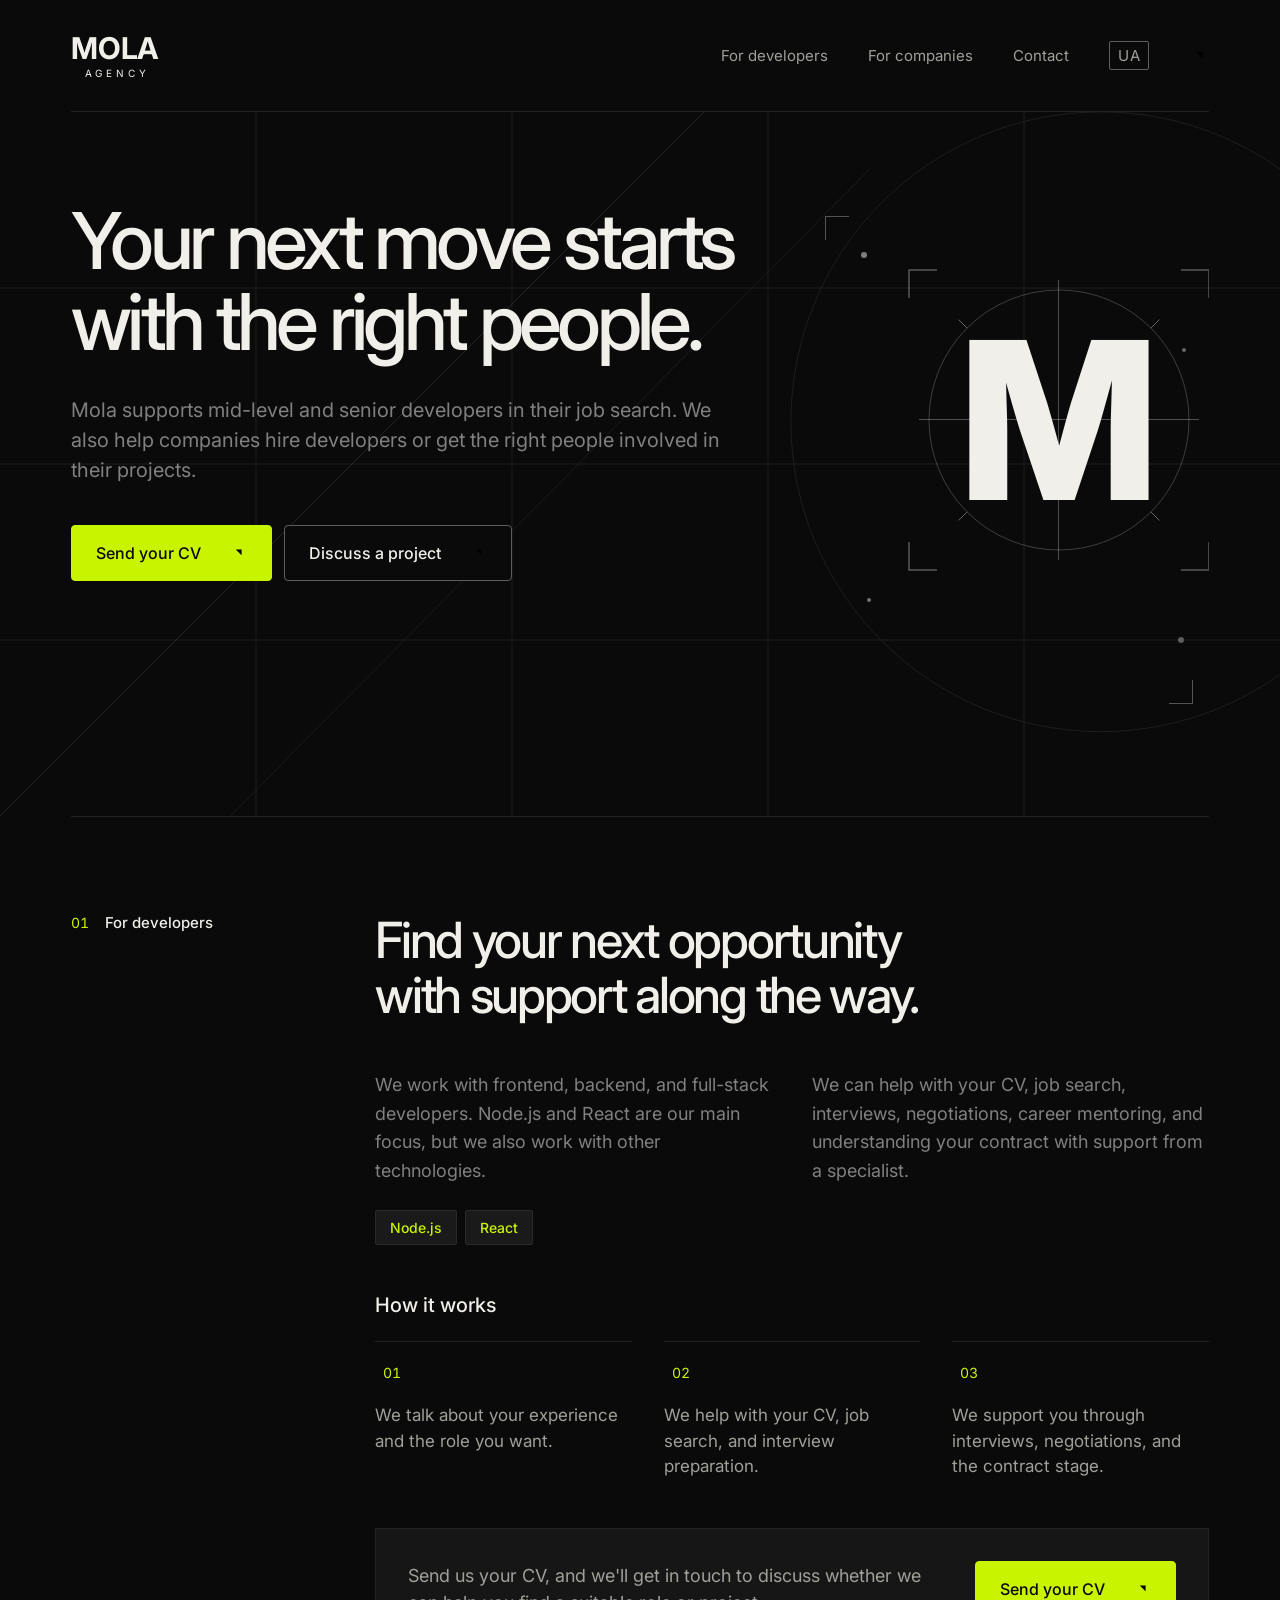
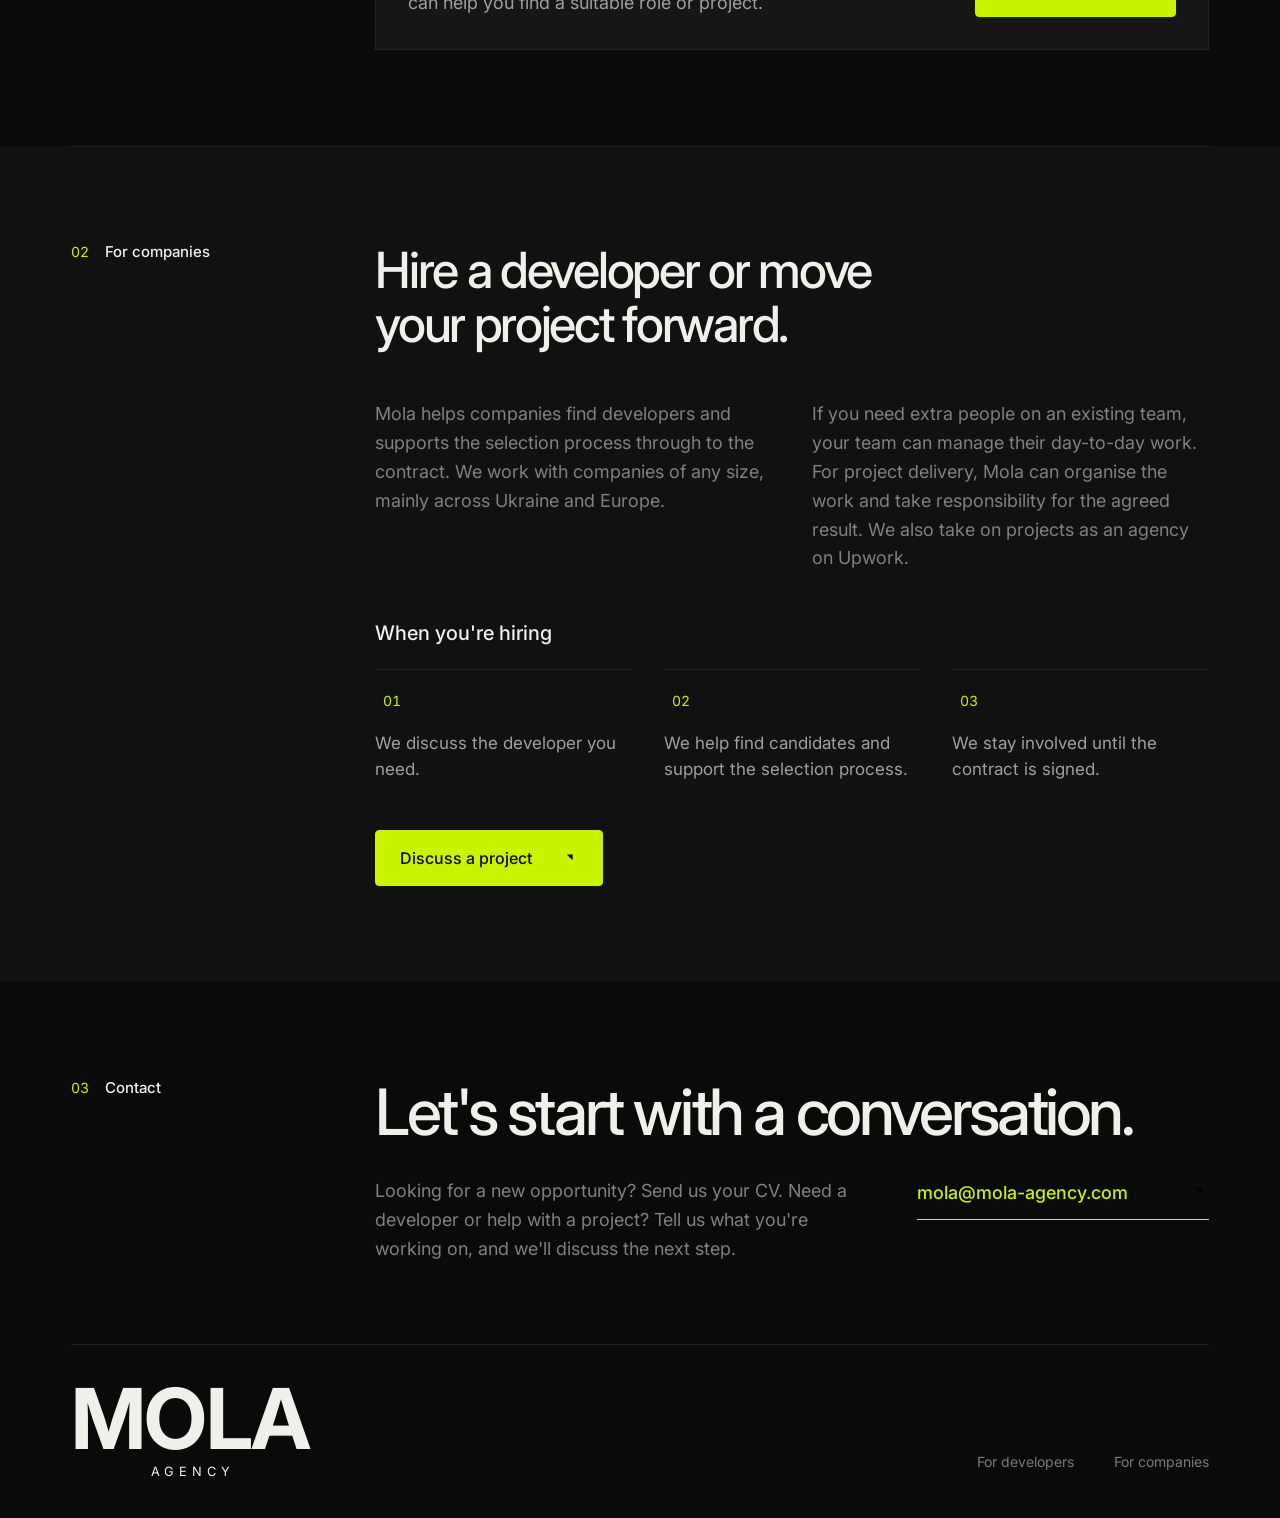
<file: index.html>
<!doctype html>
<html lang="en">
<head>
<meta charset="utf-8">
<meta name="viewport" content="width=device-width, initial-scale=1, viewport-fit=cover">
<title>Mola Agency — Recruiting for developers and companies</title>
<meta name="description" content="Mola supports mid-level and senior developers in their job search, and helps companies hire developers or staff their projects across Ukraine and Europe.">
<link rel="canonical" href="https://mola-agency.com/">
<link rel="alternate" hreflang="en" href="https://mola-agency.com/">
<link rel="alternate" hreflang="uk" href="https://mola-agency.com/uk/">
<link rel="alternate" hreflang="x-default" href="https://mola-agency.com/">
<meta property="og:type" content="website">
<meta property="og:site_name" content="Mola Agency">
<meta property="og:locale" content="en_US">
<meta property="og:locale:alternate" content="uk_UA">
<meta property="og:title" content="Mola Agency — Recruiting for developers and companies">
<meta property="og:description" content="Mola supports mid-level and senior developers in their job search, and helps companies hire developers or staff their projects across Ukraine and Europe.">
<meta property="og:url" content="https://mola-agency.com/">
<meta property="og:image" content="https://mola-agency.com/assets/logo.jpg">
<meta name="twitter:card" content="summary">
<meta name="twitter:title" content="Mola Agency — Recruiting for developers and companies">
<meta name="twitter:description" content="Mola supports mid-level and senior developers in their job search, and helps companies hire developers or staff their projects across Ukraine and Europe.">
<meta name="twitter:image" content="https://mola-agency.com/assets/logo.jpg">
<link rel="icon" type="image/jpeg" href="assets/logo.jpg">
<link rel="preconnect" href="https://fonts.googleapis.com">
<link rel="preconnect" href="https://fonts.gstatic.com" crossorigin>
<link rel="stylesheet" href="https://fonts.googleapis.com/css2?family=Inter:wght@400;500;700;800&display=swap">
<link rel="stylesheet" href="css/style.css">
</head>
<body style="margin:0">

<svg width="0" height="0" style="position:absolute" aria-hidden="true">
  <symbol id="arrow" viewBox="0 0 20 20"><path d="M6 14 14 6M7.5 6H14v6.5"/></symbol>
</svg>

<header class="band">
  <div class="wrap">
    <nav class="nav" data-reveal="0,10">
      <a href="#top" class="wordmark" aria-label="Mola Agency home"><span class="wordmark-main">Mola</span><span class="wordmark-sub">Agency</span></a>
      <div class="nav-links">
        <a href="#developers">For developers</a>
        <a href="#companies">For companies</a>
        <a href="#contact">Contact</a>
        <a class="lang-switch" href="uk/" hreflang="uk" lang="uk">UA</a>
        <svg class="arrow" width="20" height="20" aria-hidden="true"><use href="#arrow" stroke-width="1.5"/></svg>
      </div>
      <button class="nav-toggle" type="button" aria-expanded="false" aria-controls="mobile-menu" aria-label="Open menu" data-label-open="Open menu" data-label-close="Close menu">
        <svg width="22" height="22" viewBox="0 0 22 22" aria-hidden="true">
          <path d="M3 6h16M3 11h16M3 16h16"/>
        </svg>
      </button>
    </nav>
    <div class="mobile-menu" id="mobile-menu">
      <a href="#developers">For developers</a>
      <a href="#companies">For companies</a>
      <a href="#contact">Contact</a>
      <a href="uk/" hreflang="uk" lang="uk">Українською</a>
    </div>
  </div>
</header>

<main id="top">
  <section class="band">
    <div class="wrap intro">
      <svg class="hero-grid" aria-hidden="true" preserveAspectRatio="none">
        <line x1="20%" y1="0" x2="20%" y2="100%" stroke="#1e1e1e"/>
        <line x1="40%" y1="0" x2="40%" y2="100%" stroke="#1e1e1e"/>
        <line x1="60%" y1="0" x2="60%" y2="100%" stroke="#1e1e1e"/>
        <line x1="80%" y1="0" x2="80%" y2="100%" stroke="#1e1e1e"/>
        <line x1="0" y1="25%" x2="100%" y2="25%" stroke="#1e1e1e"/>
        <line x1="0" y1="50%" x2="100%" y2="50%" stroke="#1e1e1e"/>
        <line x1="0" y1="75%" x2="100%" y2="75%" stroke="#1e1e1e"/>
        <line x1="0%" y1="100%" x2="55%" y2="0%" stroke="#242424"/>
        <line x1="18%" y1="100%" x2="68%" y2="8%" stroke="#1a1a1a"/>
        <circle cx="86%" cy="44%" r="30%" fill="none" stroke="#1e1e1e"/>
      </svg>
      <div class="intro-copy">
        <h1 class="hero-title" data-reveal="0.12,24">Your next move starts with the right people.</h1>
        <p class="lede" data-reveal="0.28,16">Mola supports mid-level and senior developers in their job search. We also help companies hire developers or get the right people involved in their projects.</p>
        <div class="actions" data-reveal="0.42,12">
          <a class="btn" href="send-cv/">Send your CV
            <svg class="arrow" width="18" height="18" viewBox="0 0 20 20" aria-hidden="true"><use href="#arrow" stroke-width="1.8"/></svg></a>
          <a class="btn btn--ghost" href="discuss-project/">Discuss a project
            <svg class="arrow" width="18" height="18" viewBox="0 0 20 20" aria-hidden="true"><use href="#arrow" stroke-width="1.8"/></svg></a>
        </div>
      </div>

      <div class="editorial" data-reveal="0.2,16" aria-hidden="true">
        <svg viewBox="0 0 400 520" preserveAspectRatio="xMidYMid meet">
          <g fill="#555555">
            <rect x="16" y="16" width="24" height="1"/><rect x="16" y="16" width="1" height="24"/>
            <rect x="360" y="503" width="24" height="1"/><rect x="383" y="480" width="1" height="24"/>
          </g>
          <circle cx="55" cy="55" r="3" fill="#f0efe9" opacity=".5"/>
          <circle cx="375" cy="150" r="2" fill="#f0efe9" opacity=".4"/>
          <circle cx="60" cy="400" r="2" fill="#f0efe9" opacity=".45"/>
          <circle cx="372" cy="440" r="3" fill="#f0efe9" opacity=".35"/>
          <path d="M100,98 V70 H128" fill="none" stroke="#f0efe9" stroke-opacity=".35" stroke-width="1.5"/>
          <path d="M372,70 H400 V98" fill="none" stroke="#f0efe9" stroke-opacity=".35" stroke-width="1.5"/>
          <path d="M100,342 V370 H128" fill="none" stroke="#f0efe9" stroke-opacity=".35" stroke-width="1.5"/>
          <path d="M400,342 V370 H372" fill="none" stroke="#f0efe9" stroke-opacity=".35" stroke-width="1.5"/>
          <g class="scope-ring">
            <circle cx="250" cy="220" r="130" fill="none" stroke="#f0efe9" stroke-opacity=".22"/>
            <line x1="341.9" y1="128.1" x2="350.4" y2="119.6" stroke="#f0efe9" stroke-opacity=".4"/>
            <line x1="341.9" y1="311.9" x2="350.4" y2="320.4" stroke="#f0efe9" stroke-opacity=".4"/>
            <line x1="158.1" y1="311.9" x2="149.6" y2="320.4" stroke="#f0efe9" stroke-opacity=".4"/>
            <line x1="158.1" y1="128.1" x2="149.6" y2="119.6" stroke="#f0efe9" stroke-opacity=".4"/>
          </g>
          <rect x="110" y="219" width="280" height="1" fill="#f0efe9" opacity=".3"/>
          <rect x="249" y="80" width="1" height="280" fill="#f0efe9" opacity=".3"/>
          <text class="pulse" x="250" y="220" text-anchor="middle" dominant-baseline="central" font-family="Inter, system-ui, sans-serif" font-weight="800" font-size="220" fill="#f0efe9">M</text>
        </svg>
      </div>
    </div>
  </section>

  <section class="band" id="developers" data-group>
    <div class="wrap">
      <div class="rule"></div>
      <div class="offering">
        <div class="index" data-reveal="0.55,12"><span class="num">01</span><span class="label">For developers</span></div>
        <div class="content">
          <h2 class="section-title" data-reveal="0.65,20">Find your next opportunity with support along the way.</h2>
          <div class="columns" data-reveal="0.8,16">
            <div>
              <p class="body">We work with frontend, backend, and full-stack developers. Node.js and React are our main focus, but we also work with other technologies.</p>
              <div class="tags"><span class="tag">Node.js</span><span class="tag">React</span></div>
            </div>
            <div>
              <p class="body">We can help with your CV, job search, interviews, negotiations, career mentoring, and understanding your contract with support from a specialist.</p>
            </div>
          </div>
          <div class="process">
            <h3 data-reveal="0.95,12">How it works</h3>
            <div class="steps">
              <div class="step" data-reveal="1.05,18"><span class="num">01</span><p>We talk about your experience and the role you want.</p></div>
              <div class="step" data-reveal="1.19,18"><span class="num">02</span><p>We help with your CV, job search, and interview preparation.</p></div>
              <div class="step" data-reveal="1.33,18"><span class="num">03</span><p>We support you through interviews, negotiations, and the contract stage.</p></div>
            </div>
          </div>
          <div class="cv" data-reveal="1.5,12">
            <p>Send us your CV, and we'll get in touch to discuss whether we can help you find a suitable role or project.</p>
            <a class="btn" href="send-cv/">Send your CV
              <svg class="arrow" width="18" height="18" viewBox="0 0 20 20" aria-hidden="true"><use href="#arrow" stroke-width="1.8"/></svg></a>
          </div>
        </div>
      </div>
    </div>
  </section>

  <section class="band band--alt" id="companies" data-group>
    <div class="wrap">
      <div class="rule"></div>
      <div class="offering">
        <div class="index" data-reveal="1.55,12"><span class="num">02</span><span class="label">For companies</span></div>
        <div class="content">
          <h2 class="section-title" data-reveal="1.65,20">Hire a developer or move your project forward.</h2>
          <div class="columns" data-reveal="1.8,16">
            <div><p class="body">Mola helps companies find developers and supports the selection process through to the contract. We work with companies of any size, mainly across Ukraine and Europe.</p></div>
            <div><p class="body">If you need extra people on an existing team, your team can manage their day-to-day work. For project delivery, Mola can organise the work and take responsibility for the agreed result. We also take on projects as an agency on Upwork.</p></div>
          </div>
          <div class="process">
            <h3 data-reveal="1.95,12">When you're hiring</h3>
            <div class="steps">
              <div class="step" data-reveal="2.05,18"><span class="num">01</span><p>We discuss the developer you need.</p></div>
              <div class="step" data-reveal="2.19,18"><span class="num">02</span><p>We help find candidates and support the selection process.</p></div>
              <div class="step" data-reveal="2.33,18"><span class="num">03</span><p>We stay involved until the contract is signed.</p></div>
            </div>
          </div>
          <div data-reveal="2.5,12">
            <a class="btn" href="discuss-project/">Discuss a project
              <svg class="arrow" width="18" height="18" viewBox="0 0 20 20" aria-hidden="true"><use href="#arrow" stroke-width="1.8"/></svg></a>
          </div>
        </div>
      </div>
    </div>
  </section>

  <section class="band" id="contact" data-group>
    <div class="wrap contact">
      <div class="offering" style="padding:0">
        <div class="index" data-reveal="2.5,12"><span class="num">03</span><span class="label">Contact</span></div>
        <div class="content" style="gap:32px">
          <h2 class="contact-title" data-reveal="2.6,20">Let's start with a conversation.</h2>
          <div class="details" data-reveal="2.8,16">
            <p class="body">Looking for a new opportunity? Send us your CV. Need a developer or help with a project? Tell us what you're working on, and we'll discuss the next step.</p>
            <a class="contact-link" href="mailto:mola@mola-agency.com">mola@mola-agency.com
              <svg class="arrow" width="22" height="22" viewBox="0 0 20 20" aria-hidden="true"><use href="#arrow" stroke-width="1.4"/></svg></a>
          </div>
        </div>
      </div>
      <footer class="footer" data-reveal="3.05,12">
        <div class="rule"></div>
        <div class="footer-row">
          <a href="#top" class="wordmark" aria-label="Back to top"><span class="wordmark-main">Mola</span><span class="wordmark-sub">Agency</span></a>
          <div class="footer-links">
            <a href="#developers">For developers</a>
            <a href="#companies">For companies</a>
          </div>
        </div>
      </footer>
    </div>
  </section>
</main>

<script src="js/nav.js"></script>
<script src="js/main.js"></script>
</body>
</html>
</file>
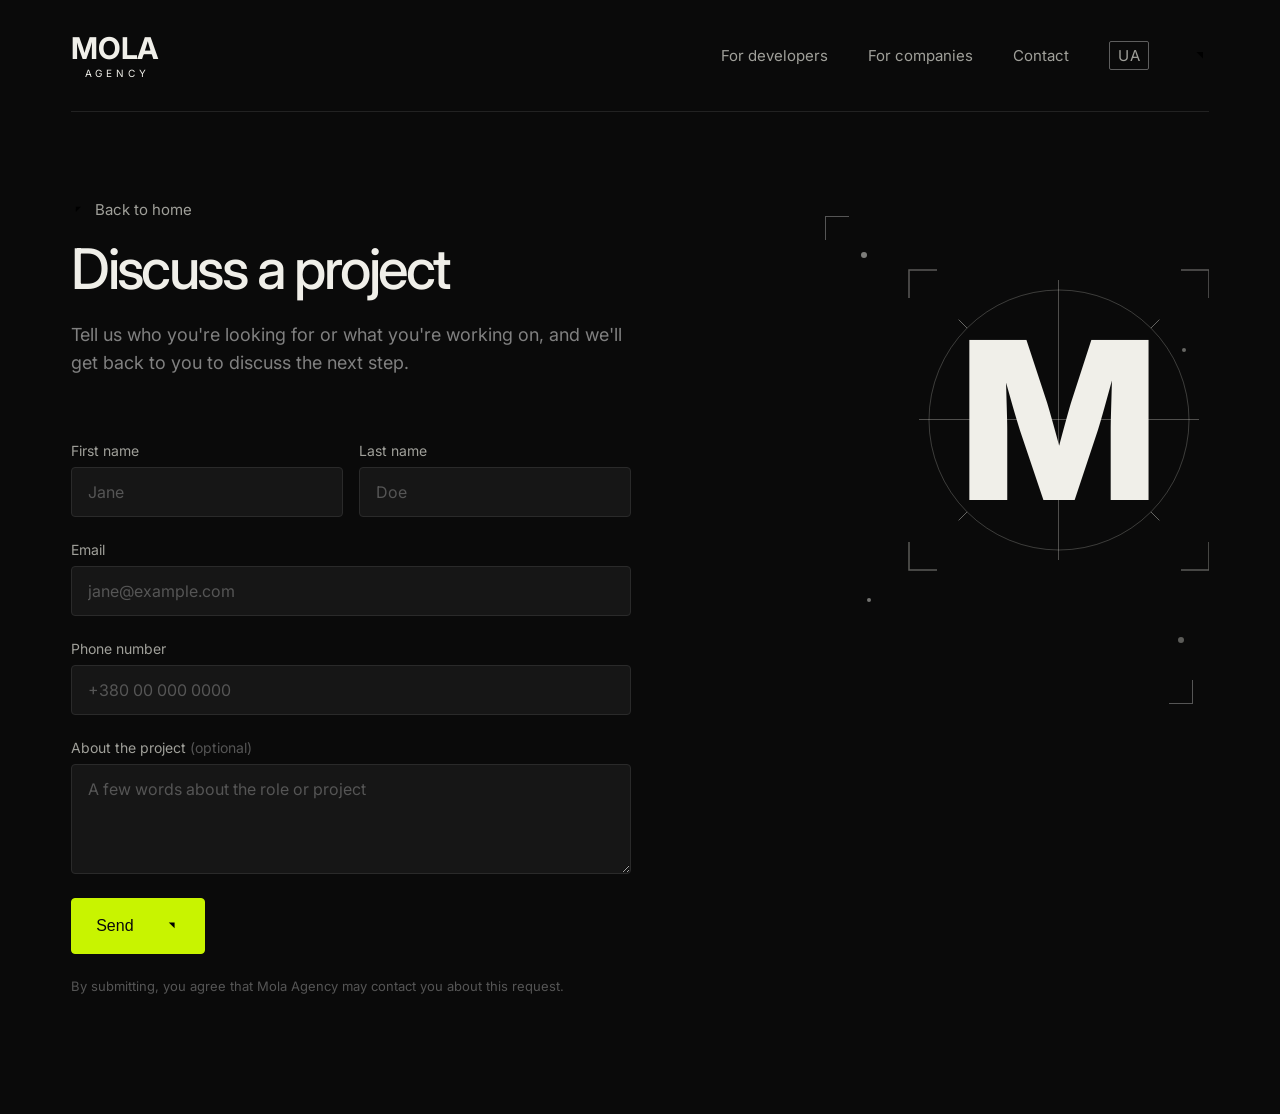
<file: discuss-project/index.html>
<!doctype html>
<html lang="en">
<head>
<meta charset="utf-8">
<meta name="viewport" content="width=device-width, initial-scale=1, viewport-fit=cover">
<title>Discuss a project — Mola Agency</title>
<meta name="description" content="Tell Mola Agency about the developer or project you need, and we'll get in touch to discuss the next step.">
<link rel="canonical" href="https://mola-agency.com/discuss-project/">
<link rel="alternate" hreflang="en" href="https://mola-agency.com/discuss-project/">
<link rel="alternate" hreflang="uk" href="https://mola-agency.com/uk/discuss-project/">
<link rel="alternate" hreflang="x-default" href="https://mola-agency.com/discuss-project/">
<meta name="robots" content="noindex">
<link rel="icon" type="image/jpeg" href="../assets/logo.jpg">
<link rel="preconnect" href="https://fonts.googleapis.com">
<link rel="preconnect" href="https://fonts.gstatic.com" crossorigin>
<link rel="stylesheet" href="https://fonts.googleapis.com/css2?family=Inter:wght@400;500;700;800&display=swap">
<link rel="stylesheet" href="../css/style.css">
</head>
<body style="margin:0">

<svg width="0" height="0" style="position:absolute" aria-hidden="true">
  <symbol id="arrow" viewBox="0 0 20 20"><path d="M6 14 14 6M7.5 6H14v6.5"/></symbol>
</svg>

<header class="band">
  <div class="wrap">
    <nav class="nav">
      <a href="../" class="wordmark" aria-label="Mola Agency home"><span class="wordmark-main">Mola</span><span class="wordmark-sub">Agency</span></a>
      <div class="nav-links">
        <a href="../#developers">For developers</a>
        <a href="../#companies">For companies</a>
        <a href="../#contact">Contact</a>
        <a class="lang-switch" href="../uk/discuss-project/" hreflang="uk" lang="uk">UA</a>
        <svg class="arrow" width="20" height="20" aria-hidden="true"><use href="#arrow" stroke-width="1.5"/></svg>
      </div>
      <button class="nav-toggle" type="button" aria-expanded="false" aria-controls="mobile-menu" aria-label="Open menu" data-label-open="Open menu" data-label-close="Close menu">
        <svg width="22" height="22" viewBox="0 0 22 22" aria-hidden="true">
          <path d="M3 6h16M3 11h16M3 16h16"/>
        </svg>
      </button>
    </nav>
    <div class="mobile-menu" id="mobile-menu">
      <a href="../#developers">For developers</a>
      <a href="../#companies">For companies</a>
      <a href="../#contact">Contact</a>
      <a href="../uk/discuss-project/" hreflang="uk" lang="uk">Українською</a>
    </div>
  </div>
</header>

<main>
  <section class="band">
    <div class="wrap form-layout">
      <div class="form-col">
      <div class="page-head">
        <a class="back-link" href="../">
          <svg class="arrow" width="16" height="16" viewBox="0 0 20 20" aria-hidden="true"><use href="#arrow" stroke-width="1.8"/></svg>
          Back to home
        </a>
        <h1 class="page-title">Discuss a project</h1>
        <p class="page-lede">Tell us who you're looking for or what you're working on, and we'll get back to you to discuss the next step.</p>
      </div>

      <div class="form-wrap">
        <form class="form" id="lead-form" action="https://formsubmit.co/mola@mola-agency.com" method="POST">
          <input type="hidden" name="_subject" value="New project inquiry — Mola Agency">
          <input type="hidden" name="_template" value="table">
          <input type="hidden" name="_next" value="https://mola-agency.com/discuss-project/?sent=1">
          <input type="hidden" name="source" value="discuss-project (en)">

          <div class="field-row">
            <div class="field">
              <label for="first_name">First name</label>
              <input type="text" id="first_name" name="first_name" placeholder="Jane" required>
            </div>
            <div class="field">
              <label for="last_name">Last name</label>
              <input type="text" id="last_name" name="last_name" placeholder="Doe" required>
            </div>
          </div>

          <div class="field">
            <label for="email">Email</label>
            <input type="email" id="email" name="email" placeholder="jane@example.com" required>
          </div>

          <div class="field">
            <label for="phone">Phone number</label>
            <input type="tel" id="phone" name="phone" placeholder="+380 00 000 0000" required>
          </div>

          <div class="field">
            <label for="message">About the project <span class="field-optional">(optional)</span></label>
            <textarea id="message" name="message" rows="4" placeholder="A few words about the role or project"></textarea>
          </div>

          <button class="btn form-submit" type="submit">Send
            <svg class="arrow" width="18" height="18" viewBox="0 0 20 20" aria-hidden="true"><use href="#arrow" stroke-width="1.8"/></svg></button>
          <p class="form-note">By submitting, you agree that Mola Agency may contact you about this request.</p>
        </form>

        <div class="form-success" id="form-success">
          <h2 class="section-title">Thanks — we've got it.</h2>
          <p class="body">We'll be in touch shortly to discuss the next step. In the meantime, feel free to head back to the homepage.</p>
          <a class="btn btn--ghost" href="../">Back to home
            <svg class="arrow" width="18" height="18" viewBox="0 0 20 20" aria-hidden="true"><use href="#arrow" stroke-width="1.8"/></svg></a>
        </div>
      </div>
      </div>

      <div class="editorial" aria-hidden="true">
        <svg viewBox="0 0 400 520" preserveAspectRatio="xMidYMid meet">
          <g fill="#555555">
            <rect x="16" y="16" width="24" height="1"/><rect x="16" y="16" width="1" height="24"/>
            <rect x="360" y="503" width="24" height="1"/><rect x="383" y="480" width="1" height="24"/>
          </g>
          <circle cx="55" cy="55" r="3" fill="#f0efe9" opacity=".5"/>
          <circle cx="375" cy="150" r="2" fill="#f0efe9" opacity=".4"/>
          <circle cx="60" cy="400" r="2" fill="#f0efe9" opacity=".45"/>
          <circle cx="372" cy="440" r="3" fill="#f0efe9" opacity=".35"/>
          <path d="M100,98 V70 H128" fill="none" stroke="#f0efe9" stroke-opacity=".35" stroke-width="1.5"/>
          <path d="M372,70 H400 V98" fill="none" stroke="#f0efe9" stroke-opacity=".35" stroke-width="1.5"/>
          <path d="M100,342 V370 H128" fill="none" stroke="#f0efe9" stroke-opacity=".35" stroke-width="1.5"/>
          <path d="M400,342 V370 H372" fill="none" stroke="#f0efe9" stroke-opacity=".35" stroke-width="1.5"/>
          <g class="scope-ring">
            <circle cx="250" cy="220" r="130" fill="none" stroke="#f0efe9" stroke-opacity=".22"/>
            <line x1="341.9" y1="128.1" x2="350.4" y2="119.6" stroke="#f0efe9" stroke-opacity=".4"/>
            <line x1="341.9" y1="311.9" x2="350.4" y2="320.4" stroke="#f0efe9" stroke-opacity=".4"/>
            <line x1="158.1" y1="311.9" x2="149.6" y2="320.4" stroke="#f0efe9" stroke-opacity=".4"/>
            <line x1="158.1" y1="128.1" x2="149.6" y2="119.6" stroke="#f0efe9" stroke-opacity=".4"/>
          </g>
          <rect x="110" y="219" width="280" height="1" fill="#f0efe9" opacity=".3"/>
          <rect x="249" y="80" width="1" height="280" fill="#f0efe9" opacity=".3"/>
          <text class="pulse" x="250" y="220" text-anchor="middle" dominant-baseline="central" font-family="Inter, system-ui, sans-serif" font-weight="800" font-size="220" fill="#f0efe9">M</text>
        </svg>
      </div>
    </div>
  </section>
</main>

<script src="../js/nav.js"></script>
<script src="../js/form.js"></script>
</body>
</html>
</file>
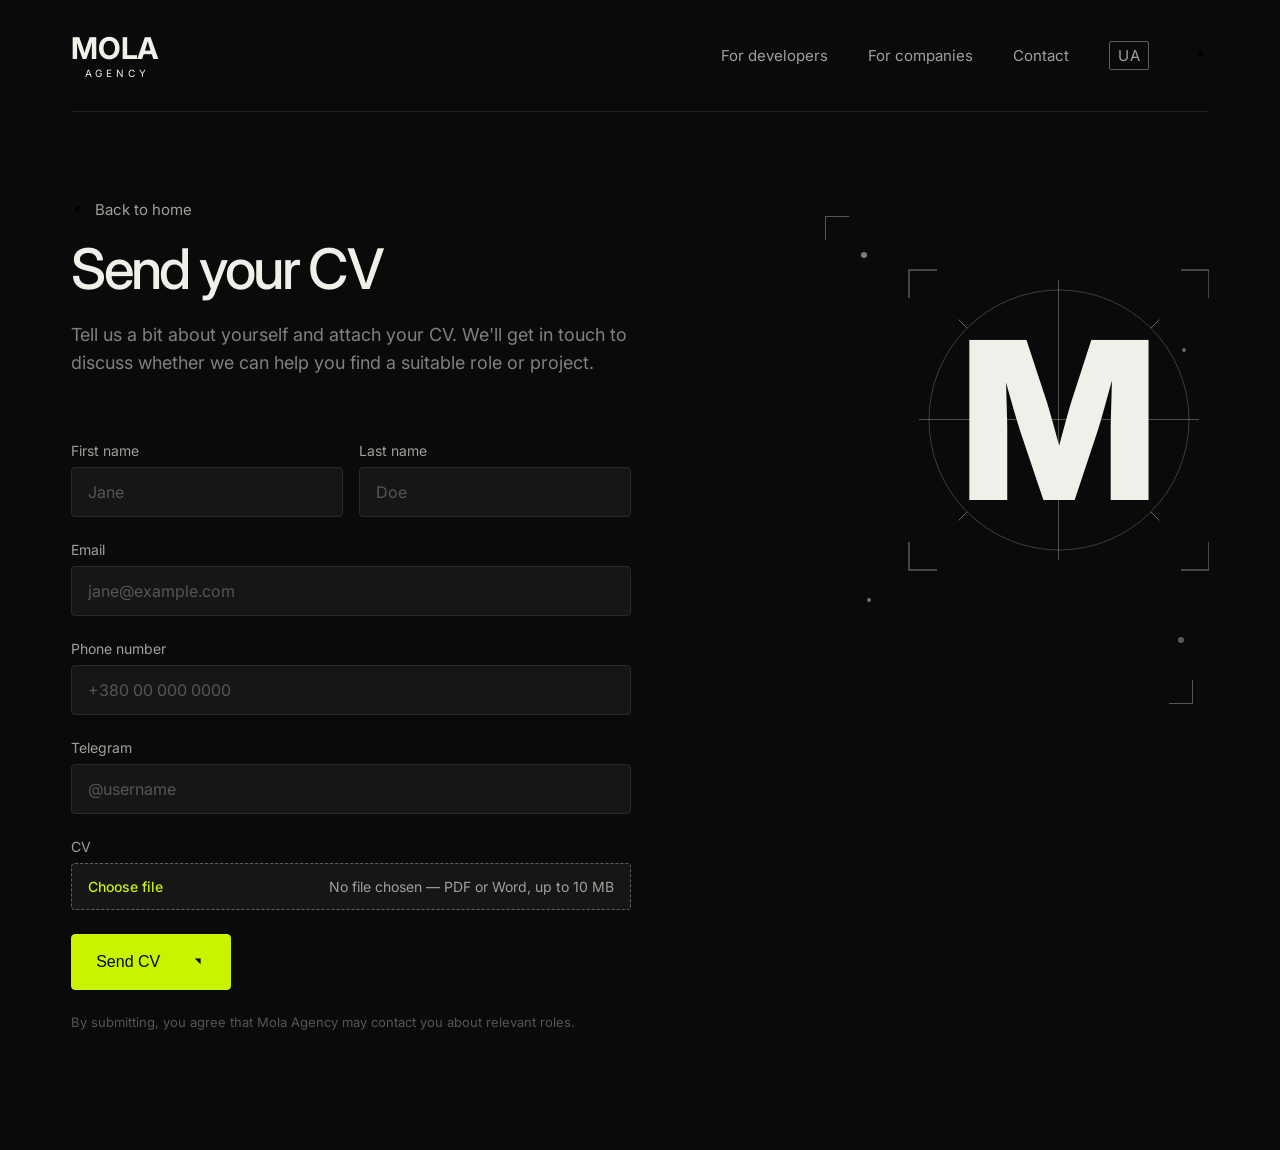
<file: send-cv/index.html>
<!doctype html>
<html lang="en">
<head>
<meta charset="utf-8">
<meta name="viewport" content="width=device-width, initial-scale=1, viewport-fit=cover">
<title>Send your CV — Mola Agency</title>
<meta name="description" content="Send your CV to Mola Agency and we'll get in touch to discuss roles and projects that fit your experience.">
<link rel="canonical" href="https://mola-agency.com/send-cv/">
<link rel="alternate" hreflang="en" href="https://mola-agency.com/send-cv/">
<link rel="alternate" hreflang="uk" href="https://mola-agency.com/uk/send-cv/">
<link rel="alternate" hreflang="x-default" href="https://mola-agency.com/send-cv/">
<meta name="robots" content="noindex">
<link rel="icon" type="image/jpeg" href="../assets/logo.jpg">
<link rel="preconnect" href="https://fonts.googleapis.com">
<link rel="preconnect" href="https://fonts.gstatic.com" crossorigin>
<link rel="stylesheet" href="https://fonts.googleapis.com/css2?family=Inter:wght@400;500;700;800&display=swap">
<link rel="stylesheet" href="../css/style.css">
</head>
<body style="margin:0">

<svg width="0" height="0" style="position:absolute" aria-hidden="true">
  <symbol id="arrow" viewBox="0 0 20 20"><path d="M6 14 14 6M7.5 6H14v6.5"/></symbol>
</svg>

<header class="band">
  <div class="wrap">
    <nav class="nav">
      <a href="../" class="wordmark" aria-label="Mola Agency home"><span class="wordmark-main">Mola</span><span class="wordmark-sub">Agency</span></a>
      <div class="nav-links">
        <a href="../#developers">For developers</a>
        <a href="../#companies">For companies</a>
        <a href="../#contact">Contact</a>
        <a class="lang-switch" href="../uk/send-cv/" hreflang="uk" lang="uk">UA</a>
        <svg class="arrow" width="20" height="20" aria-hidden="true"><use href="#arrow" stroke-width="1.5"/></svg>
      </div>
      <button class="nav-toggle" type="button" aria-expanded="false" aria-controls="mobile-menu" aria-label="Open menu" data-label-open="Open menu" data-label-close="Close menu">
        <svg width="22" height="22" viewBox="0 0 22 22" aria-hidden="true">
          <path d="M3 6h16M3 11h16M3 16h16"/>
        </svg>
      </button>
    </nav>
    <div class="mobile-menu" id="mobile-menu">
      <a href="../#developers">For developers</a>
      <a href="../#companies">For companies</a>
      <a href="../#contact">Contact</a>
      <a href="../uk/send-cv/" hreflang="uk" lang="uk">Українською</a>
    </div>
  </div>
</header>

<main>
  <section class="band">
    <div class="wrap form-layout">
      <div class="form-col">
      <div class="page-head">
        <a class="back-link" href="../">
          <svg class="arrow" width="16" height="16" viewBox="0 0 20 20" aria-hidden="true"><use href="#arrow" stroke-width="1.8"/></svg>
          Back to home
        </a>
        <h1 class="page-title">Send your CV</h1>
        <p class="page-lede">Tell us a bit about yourself and attach your CV. We'll get in touch to discuss whether we can help you find a suitable role or project.</p>
      </div>

      <div class="form-wrap">
        <form class="form" id="lead-form" action="https://formsubmit.co/mola@mola-agency.com" method="POST" enctype="multipart/form-data">
          <input type="hidden" name="_subject" value="New CV submission — Mola Agency">
          <input type="hidden" name="_template" value="table">
          <input type="hidden" name="_next" value="https://mola-agency.com/send-cv/?sent=1">
          <input type="hidden" name="source" value="send-cv (en)">

          <div class="field-row">
            <div class="field">
              <label for="first_name">First name</label>
              <input type="text" id="first_name" name="first_name" placeholder="Jane" required>
            </div>
            <div class="field">
              <label for="last_name">Last name</label>
              <input type="text" id="last_name" name="last_name" placeholder="Doe" required>
            </div>
          </div>

          <div class="field">
            <label for="email">Email</label>
            <input type="email" id="email" name="email" placeholder="jane@example.com" required>
          </div>

          <div class="field">
            <label for="phone">Phone number</label>
            <input type="tel" id="phone" name="phone" placeholder="+380 00 000 0000" required>
          </div>

          <div class="field">
            <label for="telegram">Telegram</label>
            <input type="text" id="telegram" name="telegram" placeholder="@username">
          </div>

          <div class="field">
            <label for="cv">CV</label>
            <label class="file-field" for="cv">
              <span>Choose file</span> No file chosen — PDF or Word, up to 10 MB
              <input type="file" id="cv" name="cv" accept=".pdf,.doc,.docx" required>
            </label>
          </div>

          <button class="btn form-submit" type="submit">Send CV
            <svg class="arrow" width="18" height="18" viewBox="0 0 20 20" aria-hidden="true"><use href="#arrow" stroke-width="1.8"/></svg></button>
          <p class="form-note">By submitting, you agree that Mola Agency may contact you about relevant roles.</p>
        </form>

        <div class="form-success" id="form-success">
          <h2 class="section-title">Thanks — we've got it.</h2>
          <p class="body">We'll review your CV and get back to you if there's a fit. In the meantime, feel free to head back to the homepage.</p>
          <a class="btn btn--ghost" href="../">Back to home
            <svg class="arrow" width="18" height="18" viewBox="0 0 20 20" aria-hidden="true"><use href="#arrow" stroke-width="1.8"/></svg></a>
        </div>
      </div>
      </div>

      <div class="editorial" aria-hidden="true">
        <svg viewBox="0 0 400 520" preserveAspectRatio="xMidYMid meet">
          <g fill="#555555">
            <rect x="16" y="16" width="24" height="1"/><rect x="16" y="16" width="1" height="24"/>
            <rect x="360" y="503" width="24" height="1"/><rect x="383" y="480" width="1" height="24"/>
          </g>
          <circle cx="55" cy="55" r="3" fill="#f0efe9" opacity=".5"/>
          <circle cx="375" cy="150" r="2" fill="#f0efe9" opacity=".4"/>
          <circle cx="60" cy="400" r="2" fill="#f0efe9" opacity=".45"/>
          <circle cx="372" cy="440" r="3" fill="#f0efe9" opacity=".35"/>
          <path d="M100,98 V70 H128" fill="none" stroke="#f0efe9" stroke-opacity=".35" stroke-width="1.5"/>
          <path d="M372,70 H400 V98" fill="none" stroke="#f0efe9" stroke-opacity=".35" stroke-width="1.5"/>
          <path d="M100,342 V370 H128" fill="none" stroke="#f0efe9" stroke-opacity=".35" stroke-width="1.5"/>
          <path d="M400,342 V370 H372" fill="none" stroke="#f0efe9" stroke-opacity=".35" stroke-width="1.5"/>
          <g class="scope-ring">
            <circle cx="250" cy="220" r="130" fill="none" stroke="#f0efe9" stroke-opacity=".22"/>
            <line x1="341.9" y1="128.1" x2="350.4" y2="119.6" stroke="#f0efe9" stroke-opacity=".4"/>
            <line x1="341.9" y1="311.9" x2="350.4" y2="320.4" stroke="#f0efe9" stroke-opacity=".4"/>
            <line x1="158.1" y1="311.9" x2="149.6" y2="320.4" stroke="#f0efe9" stroke-opacity=".4"/>
            <line x1="158.1" y1="128.1" x2="149.6" y2="119.6" stroke="#f0efe9" stroke-opacity=".4"/>
          </g>
          <rect x="110" y="219" width="280" height="1" fill="#f0efe9" opacity=".3"/>
          <rect x="249" y="80" width="1" height="280" fill="#f0efe9" opacity=".3"/>
          <text class="pulse" x="250" y="220" text-anchor="middle" dominant-baseline="central" font-family="Inter, system-ui, sans-serif" font-weight="800" font-size="220" fill="#f0efe9">M</text>
        </svg>
      </div>
    </div>
  </section>
</main>

<script src="../js/nav.js"></script>
<script src="../js/form.js"></script>
</body>
</html>
</file>
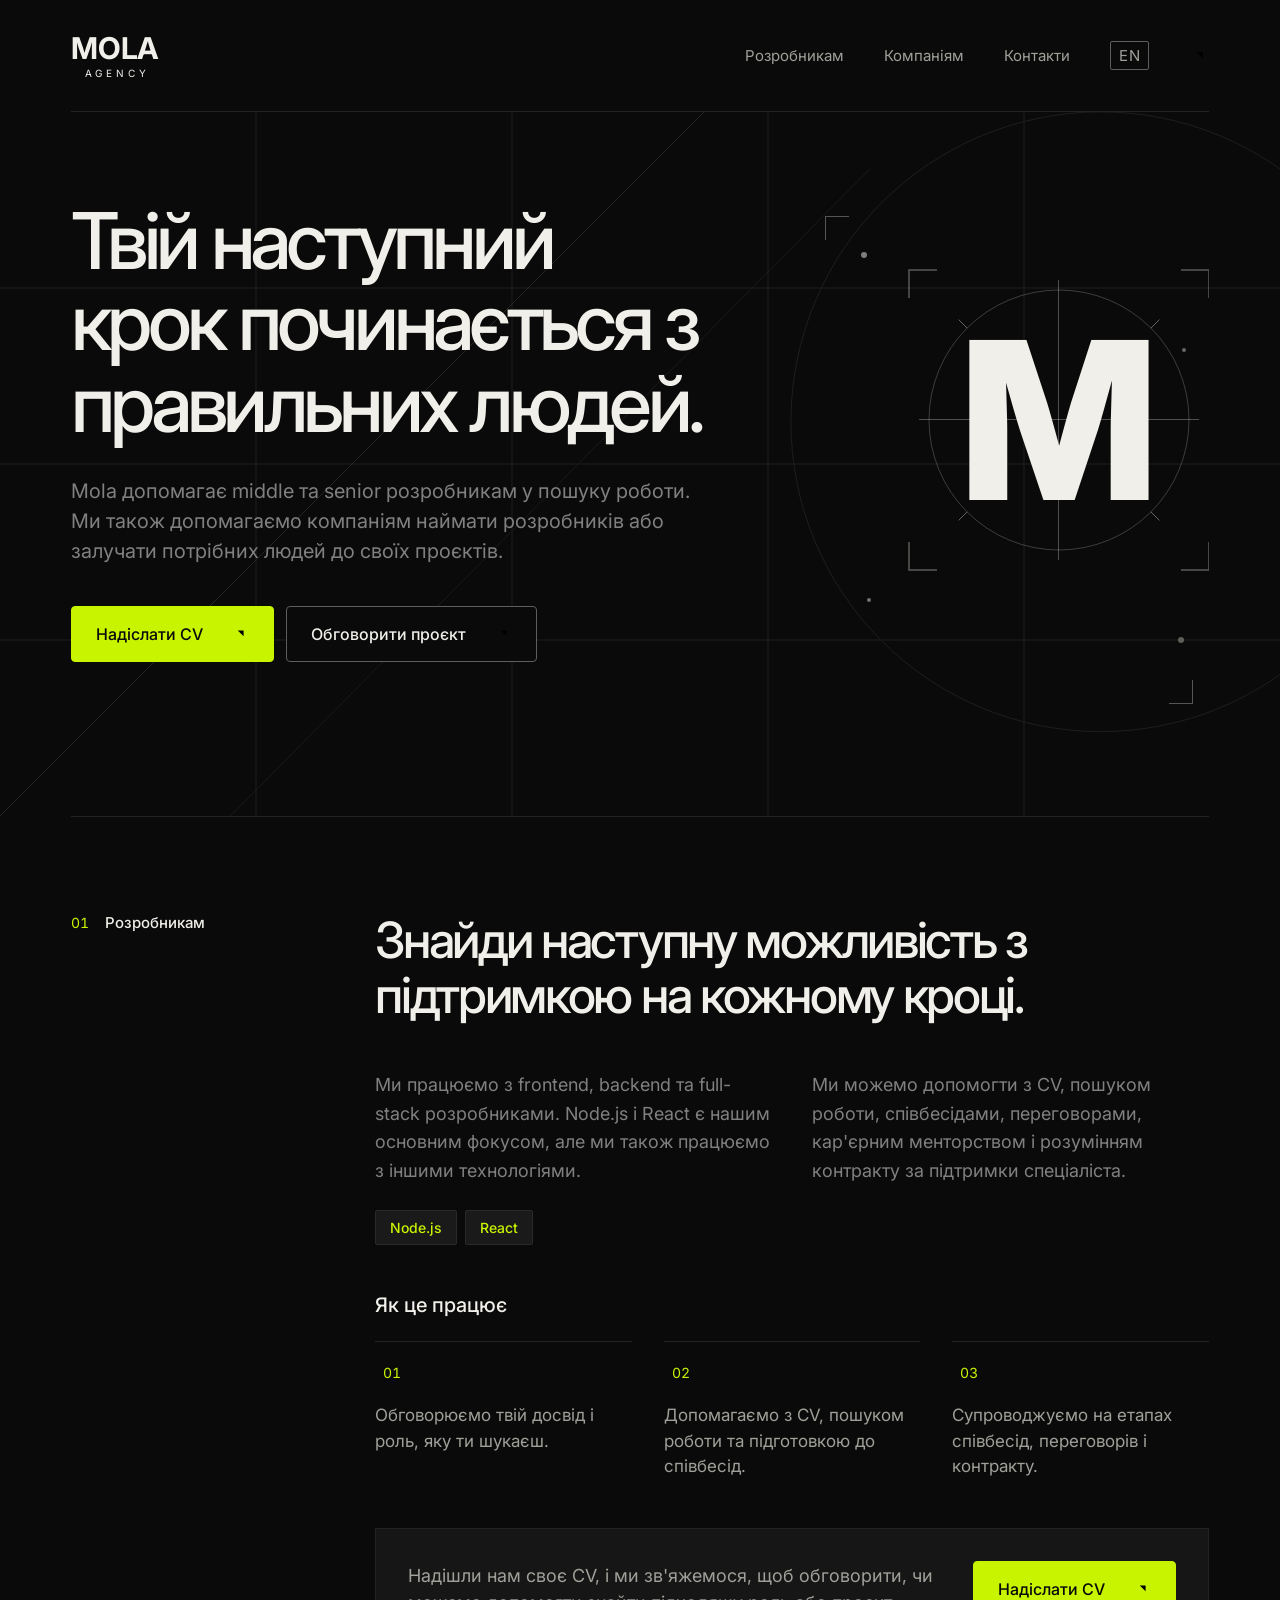
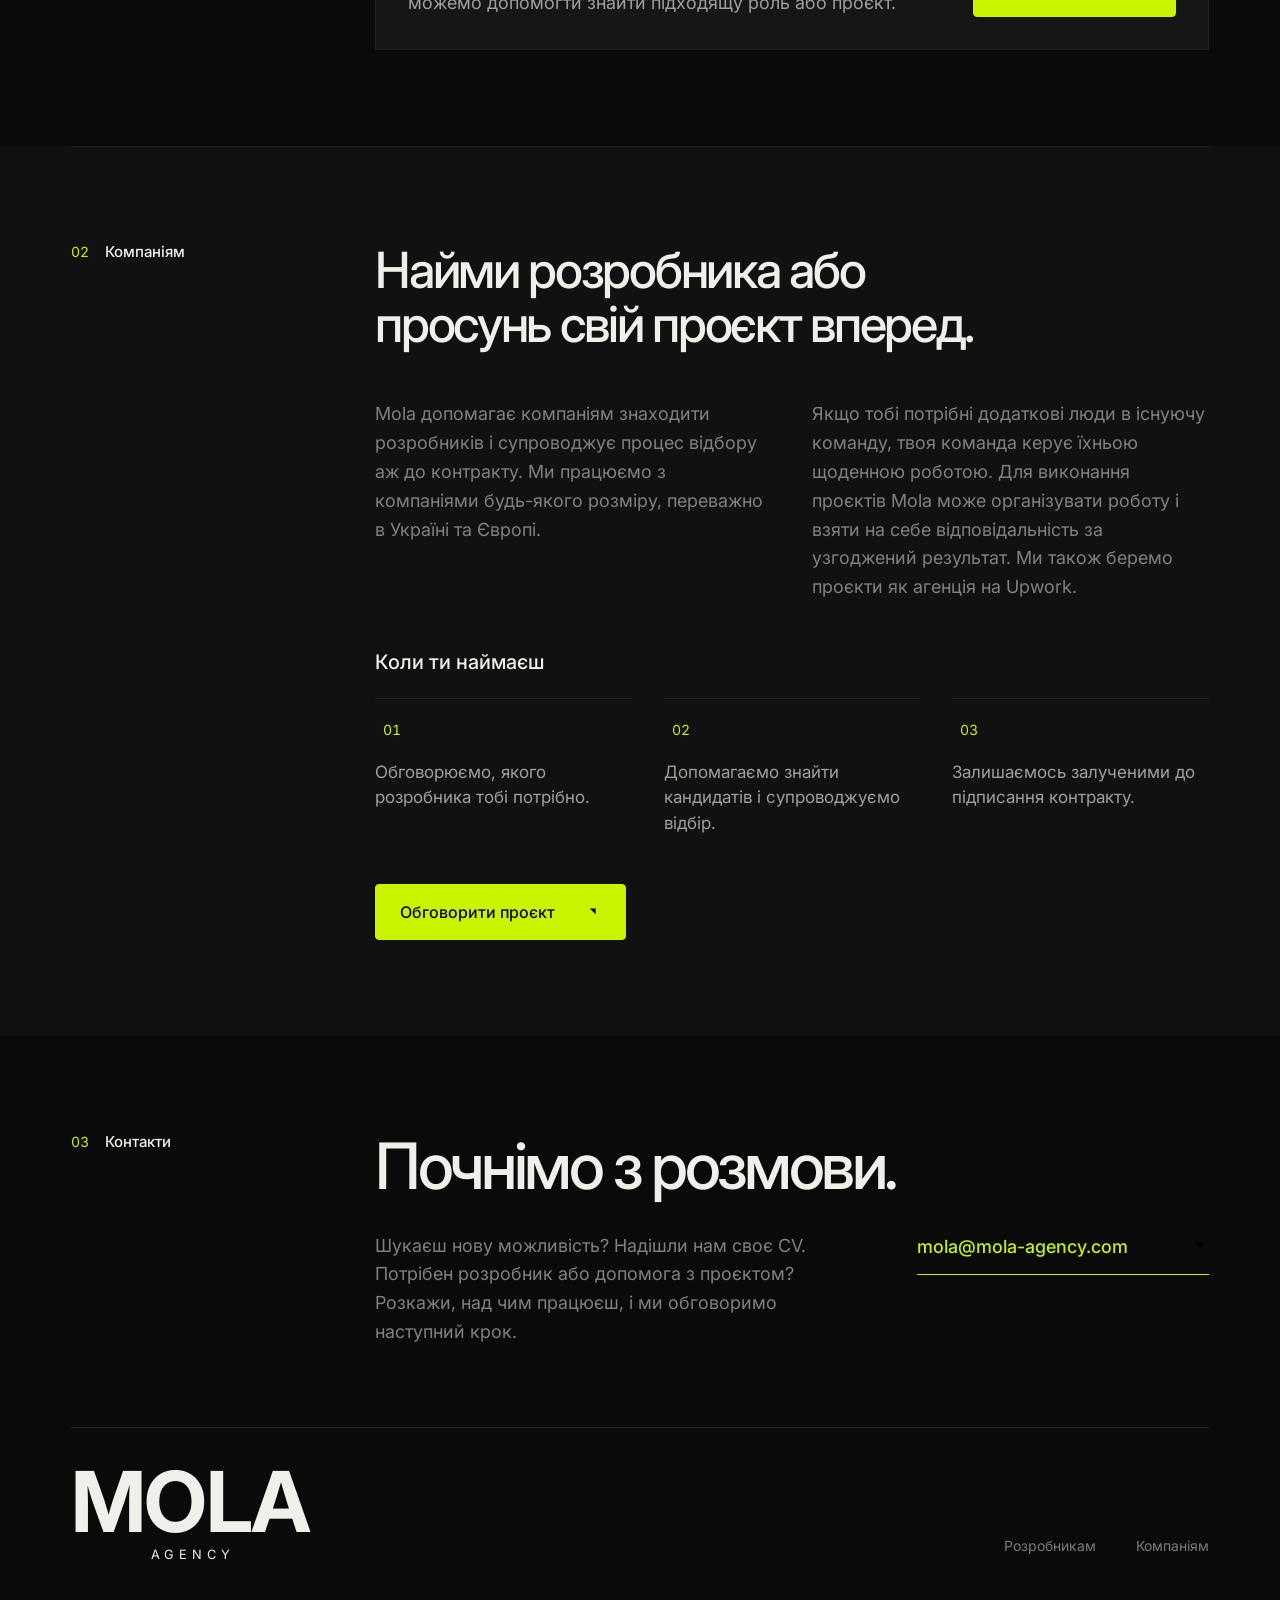
<file: uk/index.html>
<!doctype html>
<html lang="uk">
<head>
<meta charset="utf-8">
<meta name="viewport" content="width=device-width, initial-scale=1, viewport-fit=cover">
<title>Mola Agency - Рекрутинг для розробників і компаній</title>
<meta name="description" content="Mola допомагає middle та senior розробникам у пошуку роботи, а також компаніям наймати розробників і залучати потрібних людей до проєктів в Україні та Європі.">
<link rel="canonical" href="https://mola-agency.com/uk/">
<link rel="alternate" hreflang="en" href="https://mola-agency.com/">
<link rel="alternate" hreflang="uk" href="https://mola-agency.com/uk/">
<link rel="alternate" hreflang="x-default" href="https://mola-agency.com/">
<meta property="og:type" content="website">
<meta property="og:site_name" content="Mola Agency">
<meta property="og:locale" content="uk_UA">
<meta property="og:locale:alternate" content="en_US">
<meta property="og:title" content="Mola Agency - Рекрутинг для розробників і компаній">
<meta property="og:description" content="Mola допомагає middle та senior розробникам у пошуку роботи, а також компаніям наймати розробників і залучати потрібних людей до проєктів в Україні та Європі.">
<meta property="og:url" content="https://mola-agency.com/uk/">
<meta property="og:image" content="https://mola-agency.com/assets/logo.jpg">
<meta name="twitter:card" content="summary">
<meta name="twitter:title" content="Mola Agency - Рекрутинг для розробників і компаній">
<meta name="twitter:description" content="Mola допомагає middle та senior розробникам у пошуку роботи, а також компаніям наймати розробників і залучати потрібних людей до проєктів в Україні та Європі.">
<meta name="twitter:image" content="https://mola-agency.com/assets/logo.jpg">
<link rel="icon" type="image/jpeg" href="../assets/logo.jpg">
<link rel="preconnect" href="https://fonts.googleapis.com">
<link rel="preconnect" href="https://fonts.gstatic.com" crossorigin>
<link rel="stylesheet" href="https://fonts.googleapis.com/css2?family=Inter:wght@400;500;700;800&display=swap">
<link rel="stylesheet" href="../css/style.css">
</head>
<body style="margin:0">

<svg width="0" height="0" style="position:absolute" aria-hidden="true">
  <symbol id="arrow" viewBox="0 0 20 20"><path d="M6 14 14 6M7.5 6H14v6.5"/></symbol>
</svg>

<header class="band">
  <div class="wrap">
    <nav class="nav" data-reveal="0,10">
      <a href="#top" class="wordmark" aria-label="Mola Agency, головна"><span class="wordmark-main">Mola</span><span class="wordmark-sub">Agency</span></a>
      <div class="nav-links">
        <a href="#developers">Розробникам</a>
        <a href="#companies">Компаніям</a>
        <a href="#contact">Контакти</a>
        <a class="lang-switch" href="../" hreflang="en" lang="en">EN</a>
        <svg class="arrow" width="20" height="20" aria-hidden="true"><use href="#arrow" stroke-width="1.5"/></svg>
      </div>
      <button class="nav-toggle" type="button" aria-expanded="false" aria-controls="mobile-menu" aria-label="Відкрити меню" data-label-open="Відкрити меню" data-label-close="Закрити меню">
        <svg width="22" height="22" viewBox="0 0 22 22" aria-hidden="true">
          <path d="M3 6h16M3 11h16M3 16h16"/>
        </svg>
      </button>
    </nav>
    <div class="mobile-menu" id="mobile-menu">
      <a href="#developers">Розробникам</a>
      <a href="#companies">Компаніям</a>
      <a href="#contact">Контакти</a>
      <a href="../" hreflang="en" lang="en">English</a>
    </div>
  </div>
</header>

<main id="top">
  <section class="band">
    <div class="wrap intro">
      <svg class="hero-grid" aria-hidden="true" preserveAspectRatio="none">
        <line x1="20%" y1="0" x2="20%" y2="100%" stroke="#1e1e1e"/>
        <line x1="40%" y1="0" x2="40%" y2="100%" stroke="#1e1e1e"/>
        <line x1="60%" y1="0" x2="60%" y2="100%" stroke="#1e1e1e"/>
        <line x1="80%" y1="0" x2="80%" y2="100%" stroke="#1e1e1e"/>
        <line x1="0" y1="25%" x2="100%" y2="25%" stroke="#1e1e1e"/>
        <line x1="0" y1="50%" x2="100%" y2="50%" stroke="#1e1e1e"/>
        <line x1="0" y1="75%" x2="100%" y2="75%" stroke="#1e1e1e"/>
        <line x1="0%" y1="100%" x2="55%" y2="0%" stroke="#242424"/>
        <line x1="18%" y1="100%" x2="68%" y2="8%" stroke="#1a1a1a"/>
        <circle cx="86%" cy="44%" r="30%" fill="none" stroke="#1e1e1e"/>
      </svg>
      <div class="intro-copy">
        <h1 class="hero-title" data-reveal="0.12,24">Твій наступний крок починається з правильних людей.</h1>
        <p class="lede" data-reveal="0.28,16">Mola допомагає middle та senior розробникам у пошуку роботи. Ми також допомагаємо компаніям наймати розробників або залучати потрібних людей до своїх проєктів.</p>
        <div class="actions" data-reveal="0.42,12">
          <a class="btn" href="send-cv/">Надіслати CV
            <svg class="arrow" width="18" height="18" viewBox="0 0 20 20" aria-hidden="true"><use href="#arrow" stroke-width="1.8"/></svg></a>
          <a class="btn btn--ghost" href="discuss-project/">Обговорити проєкт
            <svg class="arrow" width="18" height="18" viewBox="0 0 20 20" aria-hidden="true"><use href="#arrow" stroke-width="1.8"/></svg></a>
        </div>
      </div>

      <div class="editorial" data-reveal="0.2,16" aria-hidden="true">
        <svg viewBox="0 0 400 520" preserveAspectRatio="xMidYMid meet">
          <g fill="#555555">
            <rect x="16" y="16" width="24" height="1"/><rect x="16" y="16" width="1" height="24"/>
            <rect x="360" y="503" width="24" height="1"/><rect x="383" y="480" width="1" height="24"/>
          </g>
          <circle cx="55" cy="55" r="3" fill="#f0efe9" opacity=".5"/>
          <circle cx="375" cy="150" r="2" fill="#f0efe9" opacity=".4"/>
          <circle cx="60" cy="400" r="2" fill="#f0efe9" opacity=".45"/>
          <circle cx="372" cy="440" r="3" fill="#f0efe9" opacity=".35"/>
          <path d="M100,98 V70 H128" fill="none" stroke="#f0efe9" stroke-opacity=".35" stroke-width="1.5"/>
          <path d="M372,70 H400 V98" fill="none" stroke="#f0efe9" stroke-opacity=".35" stroke-width="1.5"/>
          <path d="M100,342 V370 H128" fill="none" stroke="#f0efe9" stroke-opacity=".35" stroke-width="1.5"/>
          <path d="M400,342 V370 H372" fill="none" stroke="#f0efe9" stroke-opacity=".35" stroke-width="1.5"/>
          <g class="scope-ring">
            <circle cx="250" cy="220" r="130" fill="none" stroke="#f0efe9" stroke-opacity=".22"/>
            <line x1="341.9" y1="128.1" x2="350.4" y2="119.6" stroke="#f0efe9" stroke-opacity=".4"/>
            <line x1="341.9" y1="311.9" x2="350.4" y2="320.4" stroke="#f0efe9" stroke-opacity=".4"/>
            <line x1="158.1" y1="311.9" x2="149.6" y2="320.4" stroke="#f0efe9" stroke-opacity=".4"/>
            <line x1="158.1" y1="128.1" x2="149.6" y2="119.6" stroke="#f0efe9" stroke-opacity=".4"/>
          </g>
          <rect x="110" y="219" width="280" height="1" fill="#f0efe9" opacity=".3"/>
          <rect x="249" y="80" width="1" height="280" fill="#f0efe9" opacity=".3"/>
          <text class="pulse" x="250" y="220" text-anchor="middle" dominant-baseline="central" font-family="Inter, system-ui, sans-serif" font-weight="800" font-size="220" fill="#f0efe9">M</text>
        </svg>
      </div>
    </div>
  </section>

  <section class="band" id="developers" data-group>
    <div class="wrap">
      <div class="rule"></div>
      <div class="offering">
        <div class="index" data-reveal="0.55,12"><span class="num">01</span><span class="label">Розробникам</span></div>
        <div class="content">
          <h2 class="section-title" data-reveal="0.65,20">Знайди наступну можливість з підтримкою на кожному кроці.</h2>
          <div class="columns" data-reveal="0.8,16">
            <div>
              <p class="body">Ми працюємо з frontend, backend та full-stack розробниками. Node.js і React є нашим основним фокусом, але ми також працюємо з іншими технологіями.</p>
              <div class="tags"><span class="tag">Node.js</span><span class="tag">React</span></div>
            </div>
            <div>
              <p class="body">Ми можемо допомогти з CV, пошуком роботи, співбесідами, переговорами, кар'єрним менторством і розумінням контракту за підтримки спеціаліста.</p>
            </div>
          </div>
          <div class="process">
            <h3 data-reveal="0.95,12">Як це працює</h3>
            <div class="steps">
              <div class="step" data-reveal="1.05,18"><span class="num">01</span><p>Обговорюємо твій досвід і роль, яку ти шукаєш.</p></div>
              <div class="step" data-reveal="1.19,18"><span class="num">02</span><p>Допомагаємо з CV, пошуком роботи та підготовкою до співбесід.</p></div>
              <div class="step" data-reveal="1.33,18"><span class="num">03</span><p>Супроводжуємо на етапах співбесід, переговорів і контракту.</p></div>
            </div>
          </div>
          <div class="cv" data-reveal="1.5,12">
            <p>Надішли нам своє CV, і ми зв'яжемося, щоб обговорити, чи можемо допомогти знайти підходящу роль або проєкт.</p>
            <a class="btn" href="send-cv/">Надіслати CV
              <svg class="arrow" width="18" height="18" viewBox="0 0 20 20" aria-hidden="true"><use href="#arrow" stroke-width="1.8"/></svg></a>
          </div>
        </div>
      </div>
    </div>
  </section>

  <section class="band band--alt" id="companies" data-group>
    <div class="wrap">
      <div class="rule"></div>
      <div class="offering">
        <div class="index" data-reveal="1.55,12"><span class="num">02</span><span class="label">Компаніям</span></div>
        <div class="content">
          <h2 class="section-title" data-reveal="1.65,20">Найми розробника або просунь свій проєкт вперед.</h2>
          <div class="columns" data-reveal="1.8,16">
            <div><p class="body">Mola допомагає компаніям знаходити розробників і супроводжує процес відбору аж до контракту. Ми працюємо з компаніями будь-якого розміру, переважно в Україні та Європі.</p></div>
            <div><p class="body">Якщо тобі потрібні додаткові люди в існуючу команду, твоя команда керує їхньою щоденною роботою. Для виконання проєктів Mola може організувати роботу і взяти на себе відповідальність за узгоджений результат. Ми також беремо проєкти як агенція на Upwork.</p></div>
          </div>
          <div class="process">
            <h3 data-reveal="1.95,12">Коли ти наймаєш</h3>
            <div class="steps">
              <div class="step" data-reveal="2.05,18"><span class="num">01</span><p>Обговорюємо, якого розробника тобі потрібно.</p></div>
              <div class="step" data-reveal="2.19,18"><span class="num">02</span><p>Допомагаємо знайти кандидатів і супроводжуємо відбір.</p></div>
              <div class="step" data-reveal="2.33,18"><span class="num">03</span><p>Залишаємось залученими до підписання контракту.</p></div>
            </div>
          </div>
          <div data-reveal="2.5,12">
            <a class="btn" href="discuss-project/">Обговорити проєкт
              <svg class="arrow" width="18" height="18" viewBox="0 0 20 20" aria-hidden="true"><use href="#arrow" stroke-width="1.8"/></svg></a>
          </div>
        </div>
      </div>
    </div>
  </section>

  <section class="band" id="contact" data-group>
    <div class="wrap contact">
      <div class="offering" style="padding:0">
        <div class="index" data-reveal="2.5,12"><span class="num">03</span><span class="label">Контакти</span></div>
        <div class="content" style="gap:32px">
          <h2 class="contact-title" data-reveal="2.6,20">Почнімо з розмови.</h2>
          <div class="details" data-reveal="2.8,16">
            <p class="body">Шукаєш нову можливість? Надішли нам своє CV. Потрібен розробник або допомога з проєктом? Розкажи, над чим працюєш, і ми обговоримо наступний крок.</p>
            <a class="contact-link" href="mailto:mola@mola-agency.com">mola@mola-agency.com
              <svg class="arrow" width="22" height="22" viewBox="0 0 20 20" aria-hidden="true"><use href="#arrow" stroke-width="1.4"/></svg></a>
          </div>
        </div>
      </div>
      <footer class="footer" data-reveal="3.05,12">
        <div class="rule"></div>
        <div class="footer-row">
          <a href="#top" class="wordmark" aria-label="Нагору"><span class="wordmark-main">Mola</span><span class="wordmark-sub">Agency</span></a>
          <div class="footer-links">
            <a href="#developers">Розробникам</a>
            <a href="#companies">Компаніям</a>
          </div>
        </div>
      </footer>
    </div>
  </section>
</main>

<script src="../js/nav.js"></script>
<script src="../js/main.js"></script>
</body>
</html>
</file>
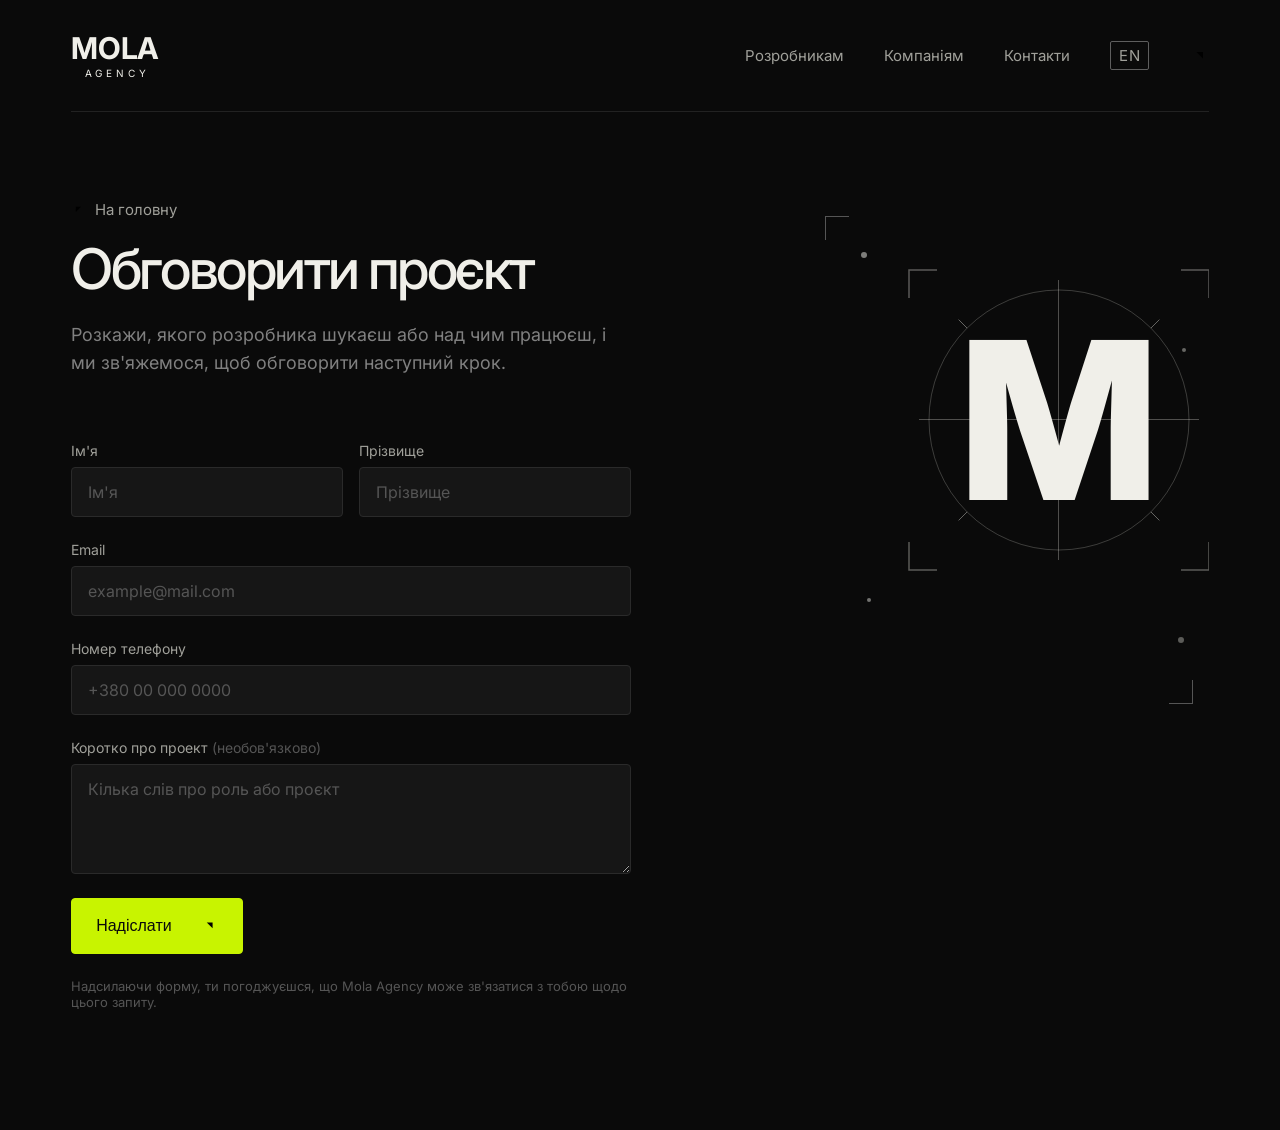
<file: uk/discuss-project/index.html>
<!doctype html>
<html lang="uk">
<head>
<meta charset="utf-8">
<meta name="viewport" content="width=device-width, initial-scale=1, viewport-fit=cover">
<title>Обговорити проєкт - Mola Agency</title>
<meta name="description" content="Розкажи Mola Agency, якого розробника шукаєш або над яким проєктом працюєш, і ми обговоримо наступний крок.">
<link rel="canonical" href="https://mola-agency.com/uk/discuss-project/">
<link rel="alternate" hreflang="en" href="https://mola-agency.com/discuss-project/">
<link rel="alternate" hreflang="uk" href="https://mola-agency.com/uk/discuss-project/">
<link rel="alternate" hreflang="x-default" href="https://mola-agency.com/discuss-project/">
<meta name="robots" content="noindex">
<link rel="icon" type="image/jpeg" href="../../assets/logo.jpg">
<link rel="preconnect" href="https://fonts.googleapis.com">
<link rel="preconnect" href="https://fonts.gstatic.com" crossorigin>
<link rel="stylesheet" href="https://fonts.googleapis.com/css2?family=Inter:wght@400;500;700;800&display=swap">
<link rel="stylesheet" href="../../css/style.css">
</head>
<body style="margin:0">

<svg width="0" height="0" style="position:absolute" aria-hidden="true">
  <symbol id="arrow" viewBox="0 0 20 20"><path d="M6 14 14 6M7.5 6H14v6.5"/></symbol>
</svg>

<header class="band">
  <div class="wrap">
    <nav class="nav">
      <a href="../" class="wordmark" aria-label="Mola Agency, головна"><span class="wordmark-main">Mola</span><span class="wordmark-sub">Agency</span></a>
      <div class="nav-links">
        <a href="../#developers">Розробникам</a>
        <a href="../#companies">Компаніям</a>
        <a href="../#contact">Контакти</a>
        <a class="lang-switch" href="../../discuss-project/" hreflang="en" lang="en">EN</a>
        <svg class="arrow" width="20" height="20" aria-hidden="true"><use href="#arrow" stroke-width="1.5"/></svg>
      </div>
      <button class="nav-toggle" type="button" aria-expanded="false" aria-controls="mobile-menu" aria-label="Відкрити меню" data-label-open="Відкрити меню" data-label-close="Закрити меню">
        <svg width="22" height="22" viewBox="0 0 22 22" aria-hidden="true">
          <path d="M3 6h16M3 11h16M3 16h16"/>
        </svg>
      </button>
    </nav>
    <div class="mobile-menu" id="mobile-menu">
      <a href="../#developers">Розробникам</a>
      <a href="../#companies">Компаніям</a>
      <a href="../#contact">Контакти</a>
      <a href="../../discuss-project/" hreflang="en" lang="en">English</a>
    </div>
  </div>
</header>

<main>
  <section class="band">
    <div class="wrap form-layout">
      <div class="form-col">
      <div class="page-head">
        <a class="back-link" href="../">
          <svg class="arrow" width="16" height="16" viewBox="0 0 20 20" aria-hidden="true"><use href="#arrow" stroke-width="1.8"/></svg>
          На головну
        </a>
        <h1 class="page-title">Обговорити проєкт</h1>
        <p class="page-lede">Розкажи, якого розробника шукаєш або над чим працюєш, і ми зв'яжемося, щоб обговорити наступний крок.</p>
      </div>

      <div class="form-wrap">
        <form class="form" id="lead-form" action="https://formsubmit.co/mola@mola-agency.com" method="POST">
          <input type="hidden" name="_subject" value="Новий запит на проєкт - Mola Agency">
          <input type="hidden" name="_template" value="table">
          <input type="hidden" name="_next" value="https://mola-agency.com/uk/discuss-project/?sent=1">
          <input type="hidden" name="source" value="discuss-project (uk)">

          <div class="field-row">
            <div class="field">
              <label for="first_name">Ім'я</label>
              <input type="text" id="first_name" name="first_name" placeholder="Ім'я" required>
            </div>
            <div class="field">
              <label for="last_name">Прізвище</label>
              <input type="text" id="last_name" name="last_name" placeholder="Прізвище" required>
            </div>
          </div>

          <div class="field">
            <label for="email">Email</label>
            <input type="email" id="email" name="email" placeholder="example@mail.com" required>
          </div>

          <div class="field">
            <label for="phone">Номер телефону</label>
            <input type="tel" id="phone" name="phone" placeholder="+380 00 000 0000" required>
          </div>

          <div class="field">
            <label for="message">Коротко про проект <span class="field-optional">(необов'язково)</span></label>
            <textarea id="message" name="message" rows="4" placeholder="Кілька слів про роль або проєкт"></textarea>
          </div>

          <button class="btn form-submit" type="submit">Надіслати
            <svg class="arrow" width="18" height="18" viewBox="0 0 20 20" aria-hidden="true"><use href="#arrow" stroke-width="1.8"/></svg></button>
          <p class="form-note">Надсилаючи форму, ти погоджуєшся, що Mola Agency може зв'язатися з тобою щодо цього запиту.</p>
        </form>

        <div class="form-success" id="form-success">
          <h2 class="section-title">Дякуємо, ми отримали.</h2>
          <p class="body">Ми зв'яжемося найближчим часом, щоб обговорити наступний крок. А поки можеш повернутися на головну.</p>
          <a class="btn btn--ghost" href="../">На головну
            <svg class="arrow" width="18" height="18" viewBox="0 0 20 20" aria-hidden="true"><use href="#arrow" stroke-width="1.8"/></svg></a>
        </div>
      </div>
      </div>

      <div class="editorial" aria-hidden="true">
        <svg viewBox="0 0 400 520" preserveAspectRatio="xMidYMid meet">
          <g fill="#555555">
            <rect x="16" y="16" width="24" height="1"/><rect x="16" y="16" width="1" height="24"/>
            <rect x="360" y="503" width="24" height="1"/><rect x="383" y="480" width="1" height="24"/>
          </g>
          <circle cx="55" cy="55" r="3" fill="#f0efe9" opacity=".5"/>
          <circle cx="375" cy="150" r="2" fill="#f0efe9" opacity=".4"/>
          <circle cx="60" cy="400" r="2" fill="#f0efe9" opacity=".45"/>
          <circle cx="372" cy="440" r="3" fill="#f0efe9" opacity=".35"/>
          <path d="M100,98 V70 H128" fill="none" stroke="#f0efe9" stroke-opacity=".35" stroke-width="1.5"/>
          <path d="M372,70 H400 V98" fill="none" stroke="#f0efe9" stroke-opacity=".35" stroke-width="1.5"/>
          <path d="M100,342 V370 H128" fill="none" stroke="#f0efe9" stroke-opacity=".35" stroke-width="1.5"/>
          <path d="M400,342 V370 H372" fill="none" stroke="#f0efe9" stroke-opacity=".35" stroke-width="1.5"/>
          <g class="scope-ring">
            <circle cx="250" cy="220" r="130" fill="none" stroke="#f0efe9" stroke-opacity=".22"/>
            <line x1="341.9" y1="128.1" x2="350.4" y2="119.6" stroke="#f0efe9" stroke-opacity=".4"/>
            <line x1="341.9" y1="311.9" x2="350.4" y2="320.4" stroke="#f0efe9" stroke-opacity=".4"/>
            <line x1="158.1" y1="311.9" x2="149.6" y2="320.4" stroke="#f0efe9" stroke-opacity=".4"/>
            <line x1="158.1" y1="128.1" x2="149.6" y2="119.6" stroke="#f0efe9" stroke-opacity=".4"/>
          </g>
          <rect x="110" y="219" width="280" height="1" fill="#f0efe9" opacity=".3"/>
          <rect x="249" y="80" width="1" height="280" fill="#f0efe9" opacity=".3"/>
          <text class="pulse" x="250" y="220" text-anchor="middle" dominant-baseline="central" font-family="Inter, system-ui, sans-serif" font-weight="800" font-size="220" fill="#f0efe9">M</text>
        </svg>
      </div>
    </div>
  </section>
</main>

<script src="../../js/nav.js"></script>
<script src="../../js/form.js"></script>
</body>
</html>
</file>
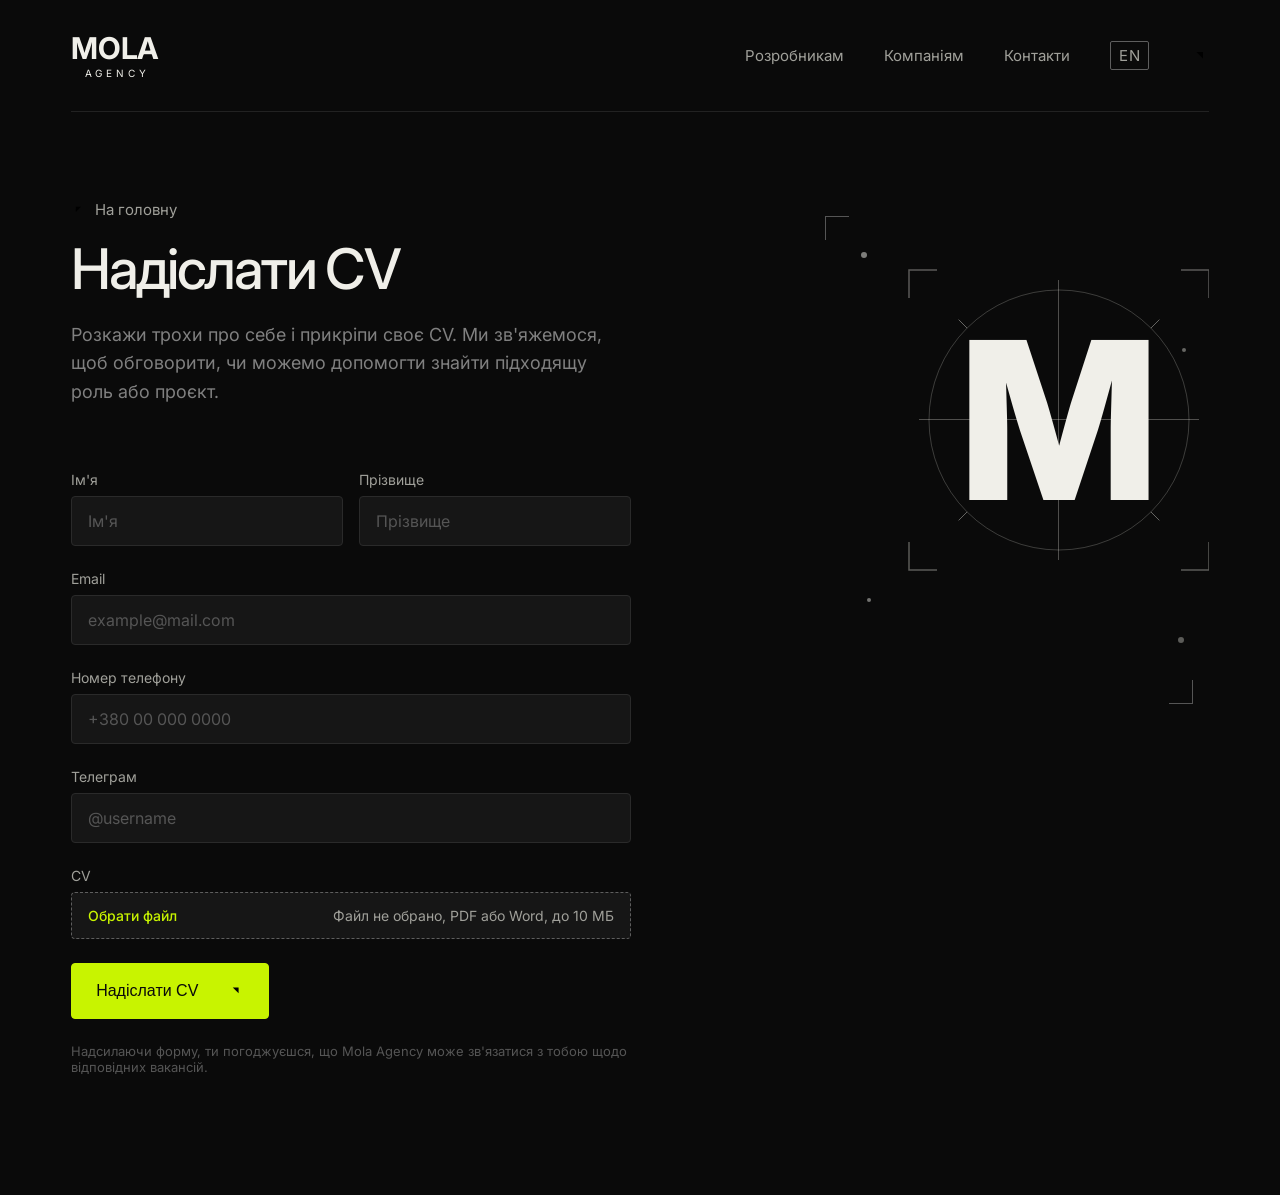
<file: uk/send-cv/index.html>
<!doctype html>
<html lang="uk">
<head>
<meta charset="utf-8">
<meta name="viewport" content="width=device-width, initial-scale=1, viewport-fit=cover">
<title>Надіслати CV - Mola Agency</title>
<meta name="description" content="Надішли своє CV в Mola Agency, і ми зв'яжемося, щоб обговорити ролі та проєкти, які підходять під твій досвід.">
<link rel="canonical" href="https://mola-agency.com/uk/send-cv/">
<link rel="alternate" hreflang="en" href="https://mola-agency.com/send-cv/">
<link rel="alternate" hreflang="uk" href="https://mola-agency.com/uk/send-cv/">
<link rel="alternate" hreflang="x-default" href="https://mola-agency.com/send-cv/">
<meta name="robots" content="noindex">
<link rel="icon" type="image/jpeg" href="../../assets/logo.jpg">
<link rel="preconnect" href="https://fonts.googleapis.com">
<link rel="preconnect" href="https://fonts.gstatic.com" crossorigin>
<link rel="stylesheet" href="https://fonts.googleapis.com/css2?family=Inter:wght@400;500;700;800&display=swap">
<link rel="stylesheet" href="../../css/style.css">
</head>
<body style="margin:0">

<svg width="0" height="0" style="position:absolute" aria-hidden="true">
  <symbol id="arrow" viewBox="0 0 20 20"><path d="M6 14 14 6M7.5 6H14v6.5"/></symbol>
</svg>

<header class="band">
  <div class="wrap">
    <nav class="nav">
      <a href="../" class="wordmark" aria-label="Mola Agency, головна"><span class="wordmark-main">Mola</span><span class="wordmark-sub">Agency</span></a>
      <div class="nav-links">
        <a href="../#developers">Розробникам</a>
        <a href="../#companies">Компаніям</a>
        <a href="../#contact">Контакти</a>
        <a class="lang-switch" href="../../send-cv/" hreflang="en" lang="en">EN</a>
        <svg class="arrow" width="20" height="20" aria-hidden="true"><use href="#arrow" stroke-width="1.5"/></svg>
      </div>
      <button class="nav-toggle" type="button" aria-expanded="false" aria-controls="mobile-menu" aria-label="Відкрити меню" data-label-open="Відкрити меню" data-label-close="Закрити меню">
        <svg width="22" height="22" viewBox="0 0 22 22" aria-hidden="true">
          <path d="M3 6h16M3 11h16M3 16h16"/>
        </svg>
      </button>
    </nav>
    <div class="mobile-menu" id="mobile-menu">
      <a href="../#developers">Розробникам</a>
      <a href="../#companies">Компаніям</a>
      <a href="../#contact">Контакти</a>
      <a href="../../send-cv/" hreflang="en" lang="en">English</a>
    </div>
  </div>
</header>

<main>
  <section class="band">
    <div class="wrap form-layout">
      <div class="form-col">
      <div class="page-head">
        <a class="back-link" href="../">
          <svg class="arrow" width="16" height="16" viewBox="0 0 20 20" aria-hidden="true"><use href="#arrow" stroke-width="1.8"/></svg>
          На головну
        </a>
        <h1 class="page-title">Надіслати CV</h1>
        <p class="page-lede">Розкажи трохи про себе і прикріпи своє CV. Ми зв'яжемося, щоб обговорити, чи можемо допомогти знайти підходящу роль або проєкт.</p>
      </div>

      <div class="form-wrap">
        <form class="form" id="lead-form" action="https://formsubmit.co/mola@mola-agency.com" method="POST" enctype="multipart/form-data">
          <input type="hidden" name="_subject" value="Нове CV - Mola Agency">
          <input type="hidden" name="_template" value="table">
          <input type="hidden" name="_next" value="https://mola-agency.com/uk/send-cv/?sent=1">
          <input type="hidden" name="source" value="send-cv (uk)">

          <div class="field-row">
            <div class="field">
              <label for="first_name">Ім'я</label>
              <input type="text" id="first_name" name="first_name" placeholder="Ім'я" required>
            </div>
            <div class="field">
              <label for="last_name">Прізвище</label>
              <input type="text" id="last_name" name="last_name" placeholder="Прізвище" required>
            </div>
          </div>

          <div class="field">
            <label for="email">Email</label>
            <input type="email" id="email" name="email" placeholder="example@mail.com" required>
          </div>

          <div class="field">
            <label for="phone">Номер телефону</label>
            <input type="tel" id="phone" name="phone" placeholder="+380 00 000 0000" required>
          </div>

          <div class="field">
            <label for="telegram">Телеграм</label>
            <input type="text" id="telegram" name="telegram" placeholder="@username">
          </div>

          <div class="field">
            <label for="cv">CV</label>
            <label class="file-field" for="cv">
              <span>Обрати файл</span> Файл не обрано, PDF або Word, до 10 МБ
              <input type="file" id="cv" name="cv" accept=".pdf,.doc,.docx" required>
            </label>
          </div>

          <button class="btn form-submit" type="submit">Надіслати CV
            <svg class="arrow" width="18" height="18" viewBox="0 0 20 20" aria-hidden="true"><use href="#arrow" stroke-width="1.8"/></svg></button>
          <p class="form-note">Надсилаючи форму, ти погоджуєшся, що Mola Agency може зв'язатися з тобою щодо відповідних вакансій.</p>
        </form>

        <div class="form-success" id="form-success">
          <h2 class="section-title">Дякуємо, ми отримали.</h2>
          <p class="body">Ми розглянемо твоє CV і зв'яжемося, якщо буде відповідність. А поки можеш повернутися на головну.</p>
          <a class="btn btn--ghost" href="../">На головну
            <svg class="arrow" width="18" height="18" viewBox="0 0 20 20" aria-hidden="true"><use href="#arrow" stroke-width="1.8"/></svg></a>
        </div>
      </div>
      </div>

      <div class="editorial" aria-hidden="true">
        <svg viewBox="0 0 400 520" preserveAspectRatio="xMidYMid meet">
          <g fill="#555555">
            <rect x="16" y="16" width="24" height="1"/><rect x="16" y="16" width="1" height="24"/>
            <rect x="360" y="503" width="24" height="1"/><rect x="383" y="480" width="1" height="24"/>
          </g>
          <circle cx="55" cy="55" r="3" fill="#f0efe9" opacity=".5"/>
          <circle cx="375" cy="150" r="2" fill="#f0efe9" opacity=".4"/>
          <circle cx="60" cy="400" r="2" fill="#f0efe9" opacity=".45"/>
          <circle cx="372" cy="440" r="3" fill="#f0efe9" opacity=".35"/>
          <path d="M100,98 V70 H128" fill="none" stroke="#f0efe9" stroke-opacity=".35" stroke-width="1.5"/>
          <path d="M372,70 H400 V98" fill="none" stroke="#f0efe9" stroke-opacity=".35" stroke-width="1.5"/>
          <path d="M100,342 V370 H128" fill="none" stroke="#f0efe9" stroke-opacity=".35" stroke-width="1.5"/>
          <path d="M400,342 V370 H372" fill="none" stroke="#f0efe9" stroke-opacity=".35" stroke-width="1.5"/>
          <g class="scope-ring">
            <circle cx="250" cy="220" r="130" fill="none" stroke="#f0efe9" stroke-opacity=".22"/>
            <line x1="341.9" y1="128.1" x2="350.4" y2="119.6" stroke="#f0efe9" stroke-opacity=".4"/>
            <line x1="341.9" y1="311.9" x2="350.4" y2="320.4" stroke="#f0efe9" stroke-opacity=".4"/>
            <line x1="158.1" y1="311.9" x2="149.6" y2="320.4" stroke="#f0efe9" stroke-opacity=".4"/>
            <line x1="158.1" y1="128.1" x2="149.6" y2="119.6" stroke="#f0efe9" stroke-opacity=".4"/>
          </g>
          <rect x="110" y="219" width="280" height="1" fill="#f0efe9" opacity=".3"/>
          <rect x="249" y="80" width="1" height="280" fill="#f0efe9" opacity=".3"/>
          <text class="pulse" x="250" y="220" text-anchor="middle" dominant-baseline="central" font-family="Inter, system-ui, sans-serif" font-weight="800" font-size="220" fill="#f0efe9">M</text>
        </svg>
      </div>
    </div>
  </section>
</main>

<script src="../../js/nav.js"></script>
<script src="../../js/form.js"></script>
</body>
</html>
</file>
<file: css/style.css>
/* Layout: 1440 frame, 80px gutters, 1280 content; sections = 240px index | 976px content, 64px gap.
   Single dark look taken 1:1 from the Figma file "Mola — Landing page". */
:root {
  color-scheme: dark;
  --bg: #0a0a0a;
  --bg-alt: #111111;
  --panel: #0f0f0f;
  --card: #161616;
  --tag: #1a1a1a;
  --line: #222222;
  --line-2: #2a2a2a;
  --line-3: #5e5e5e;
  --fg: #f0efe9;
  --muted: #a0a09a;
  --dim: #808080;
  --faint: #555555;
  --footer: #7a7a7a;
  --accent: #c8f400;
  --accent-2: #9bbf00;
  --on-accent: #0a0a0a;
  --font: "Inter", ui-sans-serif, system-ui, -apple-system, "Segoe UI", Roboto, Helvetica, Arial, sans-serif;
  --ease: cubic-bezier(0.22, 1, 0.36, 1);
  --gutter: clamp(16px, 5.56vw, 80px);
}
* { box-sizing: border-box; }
html { scroll-behavior: smooth; }
body {
  background: var(--bg);
  color: var(--fg);
  font-family: var(--font);
  font-size: 16px;
  -webkit-font-smoothing: antialiased;
  overflow-x: hidden;
}
a { color: inherit; text-decoration: none; }
a:focus-visible { outline: 2px solid var(--accent); outline-offset: 4px; }
h1, h2, h3, p { margin: 0; font-weight: inherit; }
h1, h2 { text-wrap: balance; }

.band { width: 100%; }
.band--alt { background: var(--bg-alt); }
.wrap {
  max-width: 1440px;
  margin: 0 auto;
  padding-left: max(var(--gutter), env(safe-area-inset-left, 0px));
  padding-right: max(var(--gutter), env(safe-area-inset-right, 0px));
}

/* Icons */
.arrow { flex: none; display: block; }
.arrow path { fill: none; stroke: currentColor; stroke-linecap: round; stroke-linejoin: round; }

/* Navigation */
.nav {
  height: 112px;
  display: flex; align-items: center; justify-content: space-between;
  border-bottom: 1px solid var(--line);
}
.wordmark { display: inline-flex; flex-direction: column; align-items: center; gap: 5px; color: var(--fg); line-height: 1; }
.wordmark-main { font-size: 30px; font-weight: 700; letter-spacing: -0.01em; text-transform: uppercase; }
.wordmark-sub { font-size: 10px; font-weight: 400; letter-spacing: 0.38em; text-transform: uppercase; color: var(--fg); padding-left: 0.38em; }
.nav-links { display: flex; align-items: center; gap: 40px; }
.nav-links a { color: var(--muted); font-size: 15px; transition: color .2s; }
.nav-links a:hover { color: var(--fg); }
.nav-links .arrow { color: var(--accent); }
.lang-switch {
  border: 1px solid var(--line-3);
  border-radius: 2px;
  padding: 4px 8px;
  font-size: 13px;
  letter-spacing: 0.02em;
}
.lang-switch:hover { border-color: var(--accent); color: var(--accent); }

.nav-toggle {
  display: none;
  align-items: center; justify-content: center;
  width: 40px; height: 40px; margin-right: -8px;
  background: none; border: none; color: var(--fg); cursor: pointer;
}
.nav-toggle path { fill: none; stroke: currentColor; stroke-width: 1.6; stroke-linecap: round; }
.nav-toggle:focus-visible { outline: 2px solid var(--accent); outline-offset: 2px; }

.mobile-menu {
  display: none;
  flex-direction: column;
  border-bottom: 1px solid var(--line);
}
.mobile-menu a {
  padding: 16px 0;
  border-top: 1px solid var(--line);
  color: var(--muted);
  font-size: 17px;
  transition: color .2s;
}
.mobile-menu a:hover, .mobile-menu a:focus-visible { color: var(--fg); }

/* Buttons */
.btn {
  display: inline-flex; align-items: center; gap: 28px;
  height: 56px; padding: 0 24px;
  border-radius: 4px; border: 1px solid var(--accent);
  background: var(--accent); color: var(--on-accent);
  font-size: 16px; font-weight: 500; white-space: nowrap;
  transition: background .2s, border-color .2s;
}
.btn .arrow { transition: transform .3s var(--ease); }
.btn:hover .arrow { transform: translate(2px, -2px); }
.btn--ghost { background: var(--bg); border-color: var(--line-3); color: var(--fg); }
.btn--ghost .arrow { color: var(--accent); }
.btn--ghost:hover { border-color: var(--muted); }

/* Hero */
.intro { position: relative; z-index: 0; overflow: hidden; display: flex; gap: 64px; padding-block: 88px 96px; }
.hero-grid { position: absolute; inset: 0; width: 100%; height: 100%; z-index: -1; pointer-events: none; }
.intro-copy { flex: 1 1 816px; min-width: 0; display: flex; flex-direction: column; gap: 32px; }
.hero-title { font-size: clamp(44px, 6.12vw, 88px); line-height: 1.04; letter-spacing: -0.06em; font-weight: 500; color: var(--fg); max-width: 816px; }
.lede { font-size: 20px; line-height: 1.5; color: var(--dim); max-width: 650px; }
.actions { display: flex; flex-wrap: wrap; gap: 12px; padding-top: 8px; }

.editorial { flex: 0 0 400px; width: 400px; max-width: 100%; aspect-ratio: 400 / 520; border-radius: 2px; overflow: hidden; }
.editorial svg { display: block; width: 100%; height: 100%; }
.scan { transform-box: view-box; animation: scan 5s infinite; }
.pulse { animation: pulse 5s infinite; }
@keyframes scan {
  0% { transform: translateY(-100px); animation-timing-function: cubic-bezier(.42,0,.58,1); }
  50% { transform: translateY(100px); animation-timing-function: cubic-bezier(.42,0,.58,1); }
  100% { transform: translateY(0); }
}
@keyframes pulse {
  0% { opacity: .55; animation-timing-function: cubic-bezier(.42,0,.58,1); }
  50% { opacity: 1; animation-timing-function: cubic-bezier(.42,0,.58,1); }
  100% { opacity: .55; }
}
.scope-ring { transform-box: fill-box; transform-origin: center; animation: spin 24s linear infinite; }
@keyframes spin {
  to { transform: rotate(360deg); }
}

/* Sections */
.rule { height: 1px; background: var(--line); }
.offering { display: grid; grid-template-columns: 240px minmax(0, 976px); gap: 64px; padding-block: 96px; }
.index { display: flex; align-items: center; gap: 16px; height: 18px; }
.index .num { color: var(--accent); font-size: 14px; font-variant-numeric: tabular-nums; }
.index .label { color: var(--fg); font-size: 15px; font-weight: 500; }
.content { display: flex; flex-direction: column; gap: 48px; min-width: 0; }
.section-title { font-size: clamp(34px, 3.9vw, 56px); line-height: 1.1; letter-spacing: -0.046em; font-weight: 500; }
.columns { display: grid; grid-template-columns: 1fr 1fr; gap: 40px; align-items: start; }
.columns > * { min-width: 0; display: flex; flex-direction: column; gap: 24px; }
.body { font-size: 18px; line-height: 1.6; color: var(--dim); }
.tags { display: flex; gap: 8px; flex-wrap: wrap; }
.tag { background: var(--tag); border: 1px solid var(--line-2); border-radius: 2px; padding: 8px 14px; color: var(--accent); font-size: 14px; font-weight: 500; line-height: 17px; }

.process { display: flex; flex-direction: column; gap: 24px; }
.process h3 { font-size: 20px; font-weight: 500; color: var(--fg); }
.steps { display: grid; grid-template-columns: repeat(3, minmax(0, 1fr)); gap: 32px; }
.step { display: flex; flex-direction: column; gap: 20px; border-top: 1px solid var(--line); padding-top: 20px; transition: transform .3s var(--ease), border-color .3s; }
.step:hover { transform: translateY(-4px); border-color: var(--accent); }
.step .num { color: var(--accent); font-size: 14px; font-variant-numeric: tabular-nums; line-height: 17px; display: inline-block; width: fit-content; padding: 2px 8px; border-radius: 2px; transition: background .25s, color .25s; }
.step:hover .num { background: var(--accent); color: var(--on-accent); }
.step p { font-size: 17px; line-height: 1.5; color: var(--muted); transition: color .25s; }
.step:hover p { color: var(--fg); }

.cv { display: flex; align-items: center; gap: 32px; padding: 32px; background: var(--card); border: 1px solid var(--line); }
.cv p { flex: 1; min-width: 0; font-size: 18px; line-height: 1.5; color: var(--muted); max-width: 681px; }

/* Contact */
.contact { display: flex; flex-direction: column; gap: 80px; padding-block: 96px 40px; }
.contact-title { font-size: clamp(40px, 5vw, 72px); line-height: 1.05; letter-spacing: -0.053em; font-weight: 500; max-width: 800px; }
.details { display: flex; gap: 64px; align-items: flex-start; }
.details .body { flex: 0 1 620px; min-width: 0; }
.contact-link {
  flex: 0 0 292px; max-width: 100%;
  display: flex; justify-content: space-between; align-items: center;
  padding: 4px 0 16px; border-bottom: 1px solid var(--accent);
  color: var(--accent); font-size: 18px; font-weight: 500;
}
.contact-link .arrow { transition: transform .3s var(--ease); }
.contact-link:hover .arrow { transform: translate(2px, -2px); }

.footer { display: flex; flex-direction: column; gap: 32px; }
.footer-row { display: flex; justify-content: space-between; align-items: flex-end; gap: 24px; flex-wrap: wrap; }
.footer .wordmark-main { font-size: clamp(48px, 6.67vw, 84px); letter-spacing: -0.02em; }
.footer .wordmark-sub { font-size: clamp(12px, 1vw, 16px); }
.footer-links { display: flex; gap: 40px; padding-bottom: 8px; flex-wrap: wrap; }
.footer-links a { color: var(--footer); font-size: 14px; transition: color .2s; }
.footer-links a:hover { color: var(--muted); }

/* Responsive */
/* Form pages (send-cv / discuss-project) */
.form-layout { display: flex; gap: 64px; align-items: flex-start; overflow: hidden; }
.form-layout .form-col { flex: 1 1 560px; min-width: 0; }
.form-layout .editorial { margin-top: 88px; }
.page-head { display: flex; flex-direction: column; gap: 20px; padding-block: 88px 64px; max-width: 680px; }
.page-head .back-link { color: var(--muted); font-size: 15px; display: inline-flex; align-items: center; gap: 8px; }
.page-head .back-link:hover { color: var(--fg); }
.page-head .back-link .arrow { transform: scaleX(-1); }
.page-title { font-size: clamp(36px, 5vw, 56px); line-height: 1.1; letter-spacing: -0.046em; font-weight: 500; }
.page-lede { font-size: 18px; line-height: 1.6; color: var(--dim); max-width: 560px; }

.form-wrap { max-width: 560px; padding-bottom: 120px; }
.form { display: flex; flex-direction: column; gap: 24px; }
.field { display: flex; flex-direction: column; gap: 8px; }
.field-row { display: grid; grid-template-columns: 1fr 1fr; gap: 16px; }
.field label { font-size: 14px; color: var(--muted); }
.field-optional { color: var(--faint); font-weight: 400; }
.field textarea { resize: vertical; min-height: 96px; font-family: inherit; }
.field input[type="text"],
.field input[type="tel"],
.field input[type="email"],
.field textarea {
  background: var(--card); border: 1px solid var(--line-2); border-radius: 4px;
  padding: 14px 16px; color: var(--fg); font: inherit; font-size: 16px; width: 100%;
}
.field input::placeholder, .field textarea::placeholder { color: var(--faint); }
.field input:focus, .field textarea:focus, .file-field:focus-within {
  outline: 2px solid var(--accent); outline-offset: 1px; border-color: var(--accent);
}
.file-field {
  position: relative;
  display: flex; align-items: center; justify-content: space-between; gap: 16px;
  background: var(--card); border: 1px dashed var(--line-3); border-radius: 4px;
  padding: 14px 16px; color: var(--muted); font-size: 15px; cursor: pointer;
}
.file-field span { color: var(--accent); font-weight: 500; white-space: nowrap; }
.file-field input[type="file"] { position: absolute; width: 1px; height: 1px; opacity: 0; overflow: hidden; }
.form-note { font-size: 13px; color: var(--faint); }
.form-submit { align-self: flex-start; cursor: pointer; }

.form-success { display: none; flex-direction: column; gap: 16px; padding-block: 24px; }
.form-success.is-visible { display: flex; }
.form.is-hidden { display: none; }
.form-success .section-title { font-size: clamp(28px, 3.5vw, 40px); }

@media (max-width: 720px) {
  .page-head { padding-block: 56px 40px; }
  .field-row { grid-template-columns: 1fr; gap: 24px; }
}

@media (max-width: 1100px) {
  .intro { flex-direction: column; }
  .editorial { flex-basis: auto; align-self: flex-start; }
  .offering { grid-template-columns: 1fr; gap: 40px; }
  .details { flex-direction: column; gap: 32px; }
  .form-layout { flex-direction: column; }
  .form-layout .editorial { margin-top: 0; }
}
@media (max-width: 720px) {
  .nav { height: 80px; }
  .wordmark-main { font-size: 22px; }
  .wordmark-sub { font-size: 8px; }
  .nav-links { display: none; }
  .nav-toggle { display: inline-flex; }
  .mobile-menu.is-open { display: flex; }
  .intro { padding-block: 56px 64px; gap: 48px; }
  .lede { font-size: 18px; }
  .offering { padding-block: 64px; }
  .content { gap: 36px; }
  .columns { grid-template-columns: 1fr; gap: 24px; }
  .steps { grid-template-columns: 1fr; gap: 24px; }
  .cv { flex-direction: column; align-items: flex-start; padding: 24px; }
  .contact { padding-block: 64px 32px; gap: 56px; }
  .contact-link { flex-basis: auto; width: 100%; }
  .editorial { max-width: 240px; margin-inline: auto; }
  .form-layout .editorial { margin-top: 0; margin-bottom: 0; }
  .file-field { flex-wrap: wrap; row-gap: 6px; }
}
@media (prefers-reduced-motion: reduce) {
  .scan, .pulse, .scope-ring { animation: none; }
  html { scroll-behavior: auto; }
}
</file>
